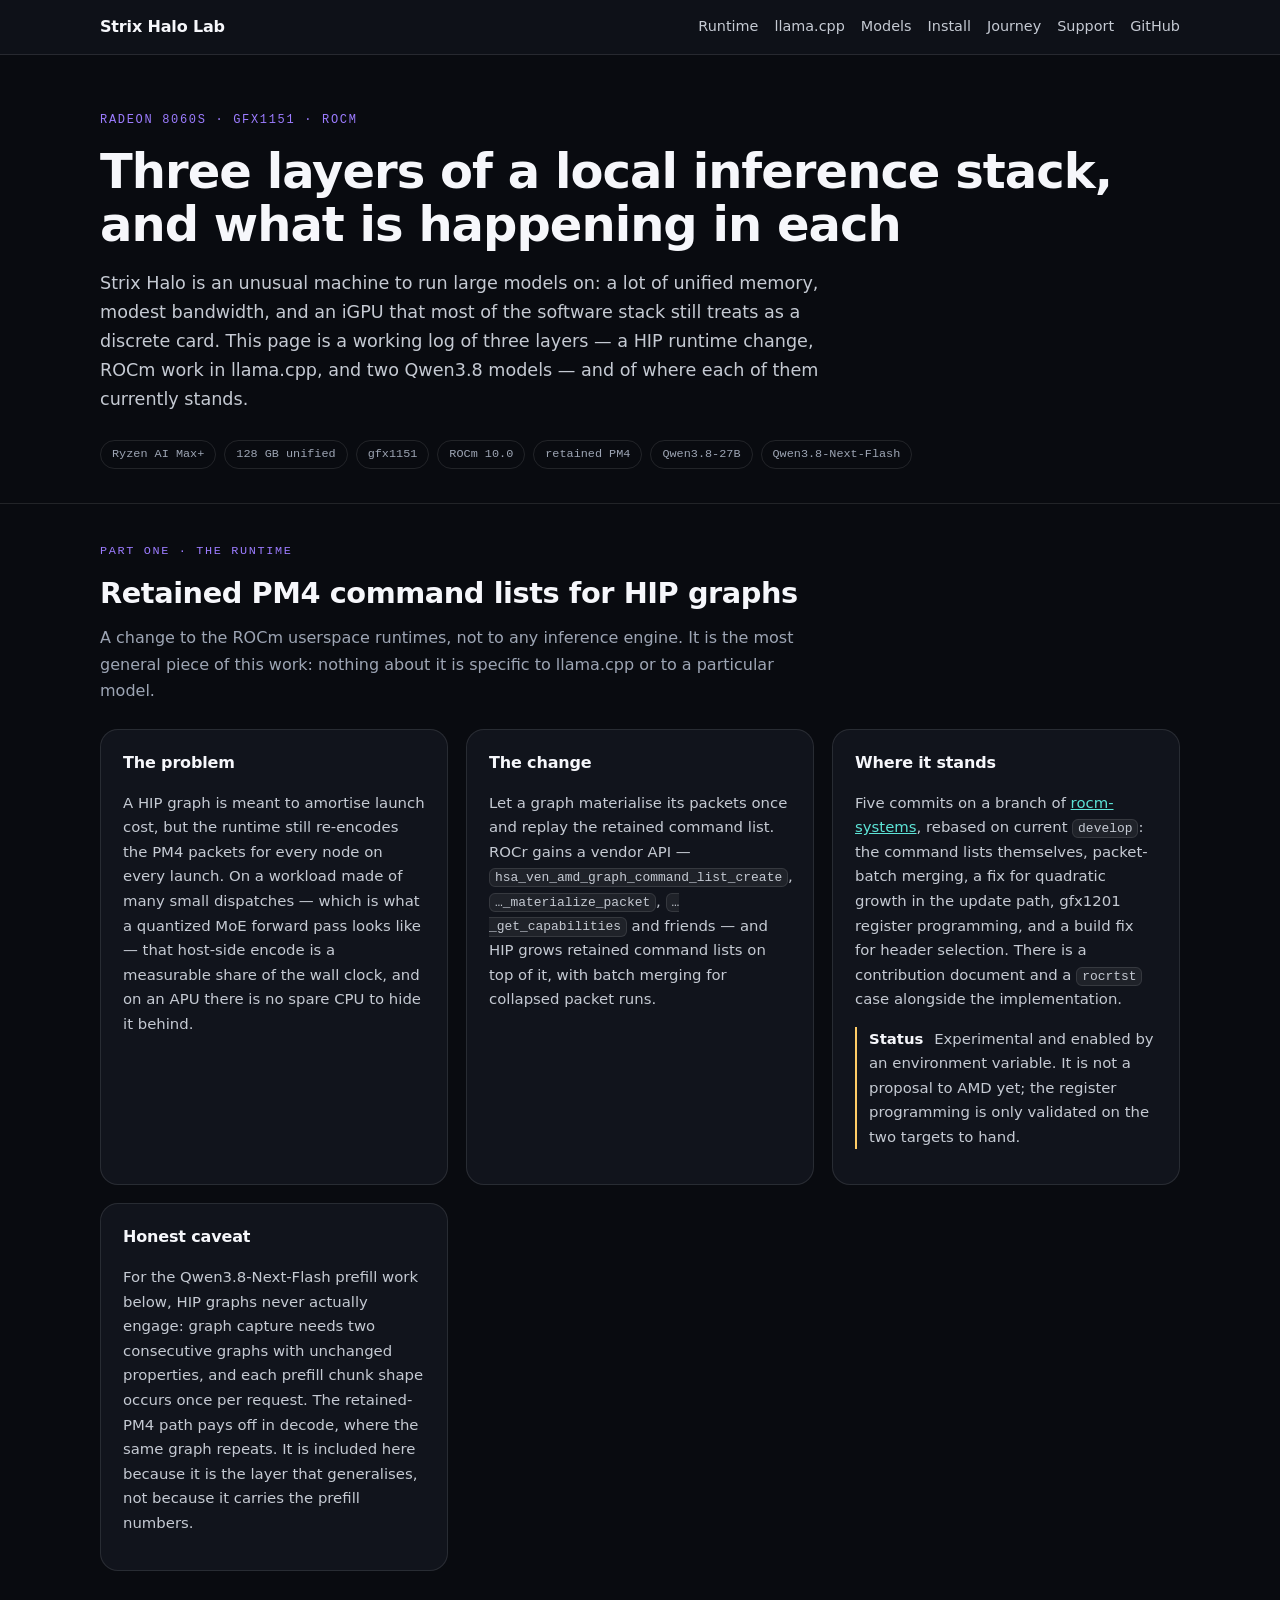
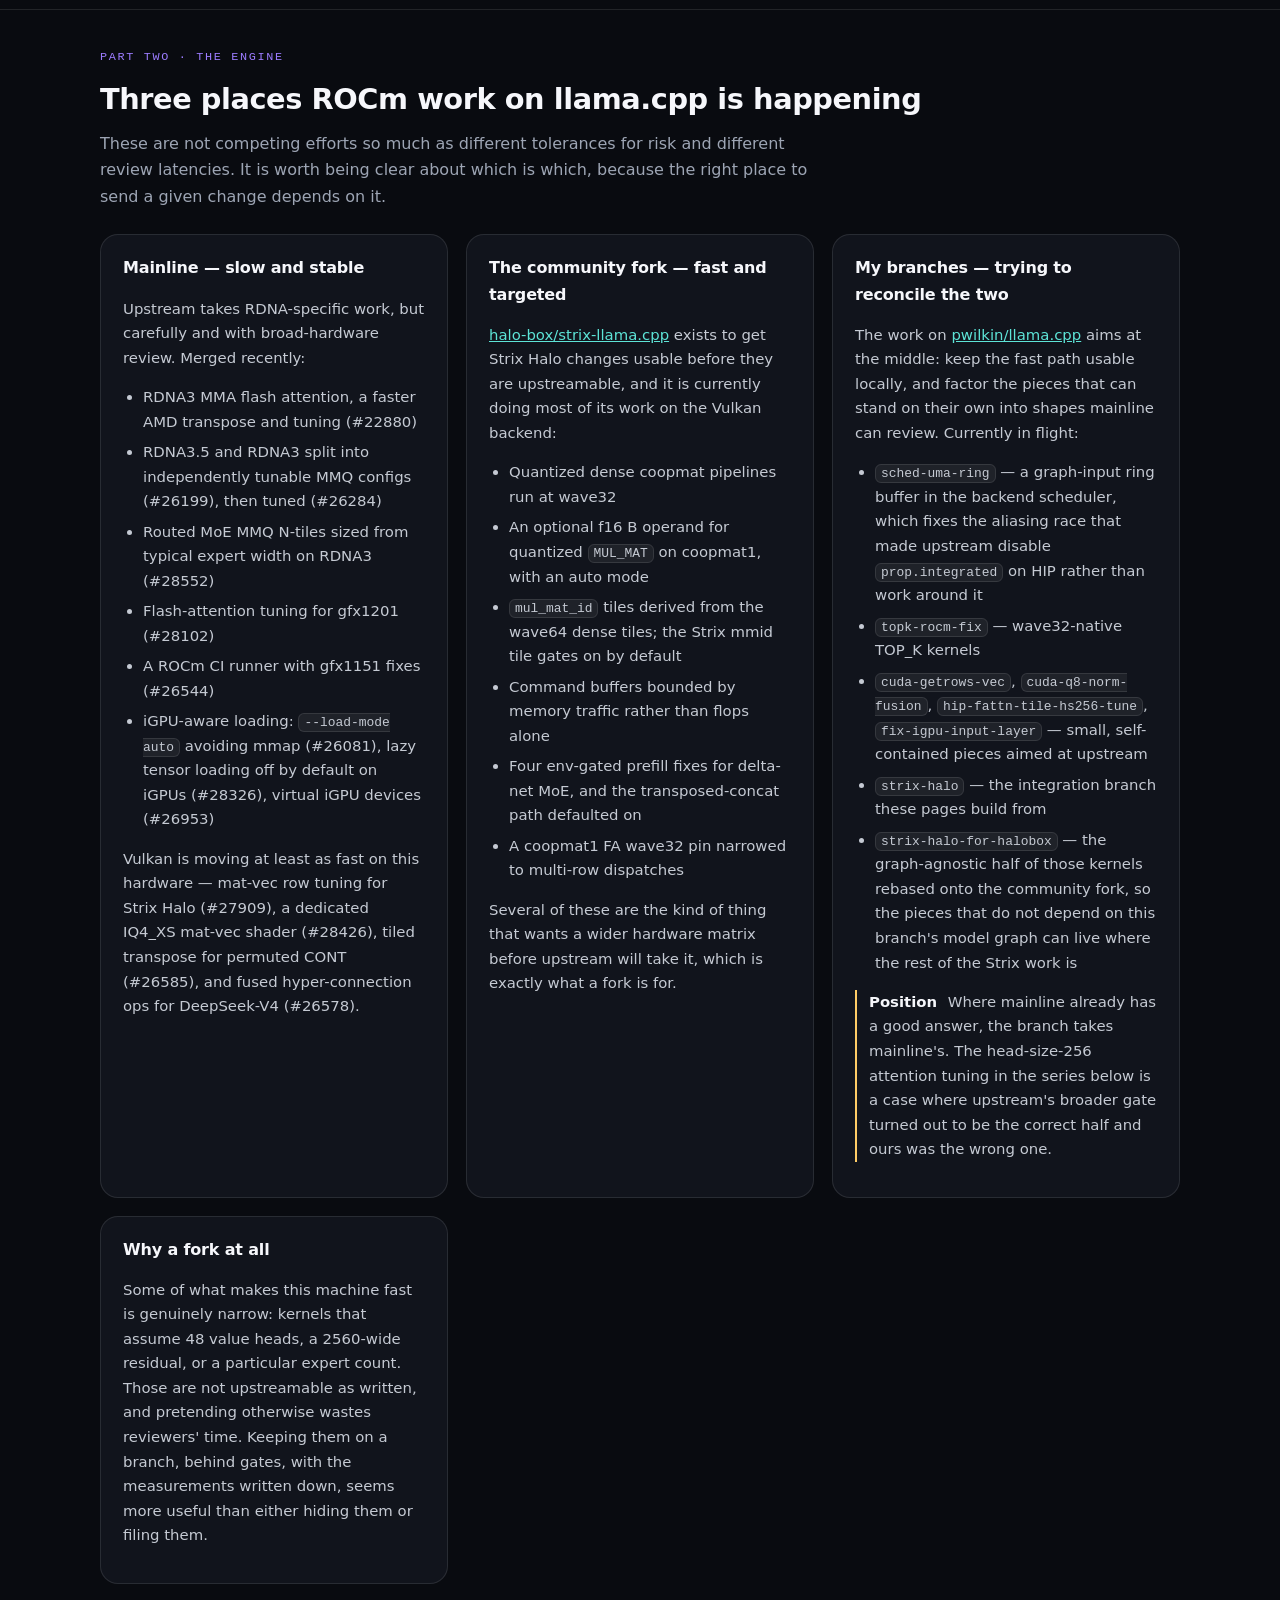
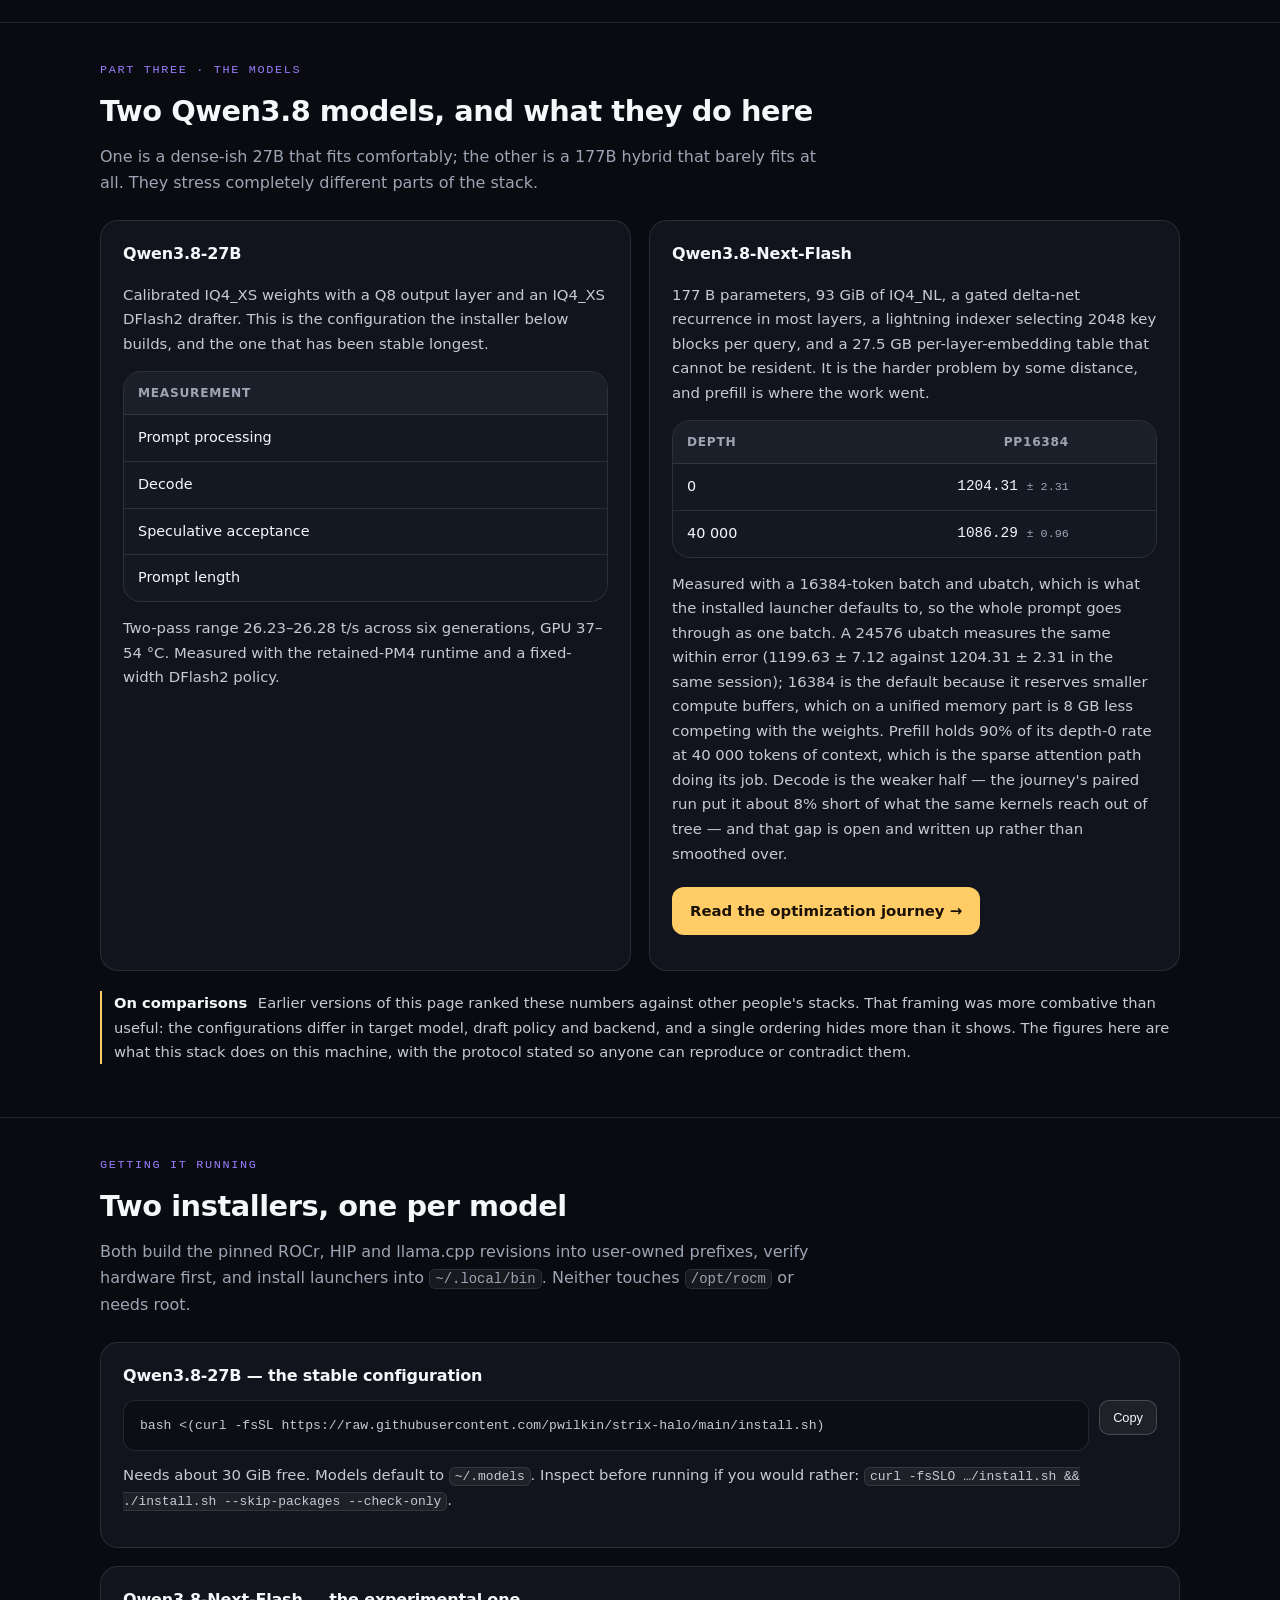
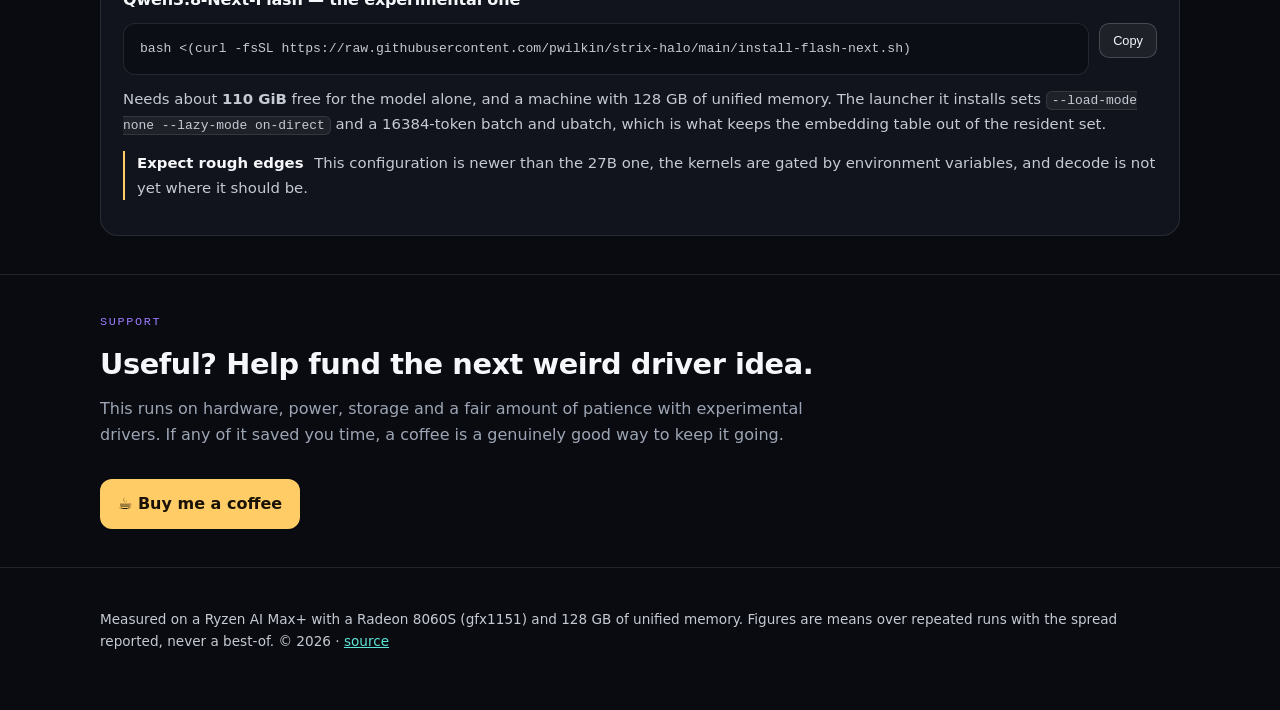
<file: index.html>
<!doctype html>
<html lang="en">
<head>
<meta charset="utf-8">
<meta name="viewport" content="width=device-width, initial-scale=1">
<title>Strix Halo Lab — ROCm, llama.cpp and Qwen on a Radeon 8060S</title>
<meta name="description" content="Work in progress on three layers of the Strix Halo stack: a retained-PM4 HIP runtime, ROCm optimizations for llama.cpp, and two Qwen3.8 models running locally.">
<link rel="icon" href="favicon.svg">
<link rel="stylesheet" href="site.css">
</head>
<body>
<header class="top"><div class="shell">
  <span class="brand">Strix Halo Lab</span>
  <nav>
    <a href="#runtime">Runtime</a>
    <a href="#llamacpp">llama.cpp</a>
    <a href="#models">Models</a>
    <a href="#install">Install</a>
    <a href="journey.html">Journey</a>
    <a href="#support">Support</a>
    <a href="https://github.com/pwilkin/strix-halo">GitHub</a>
  </nav>
</div></header>

<main>
<div class="shell hero">
  <p class="eyebrow">Radeon 8060S · gfx1151 · ROCm</p>
  <h1>Three layers of a local inference stack, and what is happening in each</h1>
  <p class="lede">Strix Halo is an unusual machine to run large models on: a lot of unified memory,
  modest bandwidth, and an iGPU that most of the software stack still treats as a discrete card.
  This page is a working log of three layers — a HIP runtime change, ROCm work in llama.cpp, and two
  Qwen3.8 models — and of where each of them currently stands.</p>
  <ul class="tags">
    <li>Ryzen AI Max+</li><li>128 GB unified</li><li>gfx1151</li><li>ROCm 10.0</li>
    <li>retained PM4</li><li>Qwen3.8-27B</li><li>Qwen3.8-Next-Flash</li>
  </ul>
</div>

<section id="runtime"><div class="shell">
  <p class="part">Part one · the runtime</p>
  <h2>Retained PM4 command lists for HIP graphs</h2>
  <p class="sub">A change to the ROCm userspace runtimes, not to any inference engine. It is the most
  general piece of this work: nothing about it is specific to llama.cpp or to a particular model.</p>

  <div class="two">
    <div class="panel">
      <h3>The problem</h3>
      <p>A HIP graph is meant to amortise launch cost, but the runtime still re-encodes the PM4 packets
      for every node on every launch. On a workload made of many small dispatches — which is what a
      quantized MoE forward pass looks like — that host-side encode is a measurable share of the
      wall clock, and on an APU there is no spare CPU to hide it behind.</p>
    </div>
    <div class="panel">
      <h3>The change</h3>
      <p>Let a graph materialise its packets once and replay the retained command list. ROCr gains a
      vendor API — <code>hsa_ven_amd_graph_command_list_create</code>,
      <code>…_materialize_packet</code>, <code>…_get_capabilities</code> and friends — and HIP grows
      retained command lists on top of it, with batch merging for collapsed packet runs.</p>
    </div>
    <div class="panel">
      <h3>Where it stands</h3>
      <p>Five commits on a branch of <a href="https://github.com/pwilkin/rocm-systems">rocm-systems</a>,
      rebased on current <code>develop</code>: the command lists themselves, packet-batch merging, a
      fix for quadratic growth in the update path, gfx1201 register programming, and a build fix for
      header selection. There is a contribution document and a <code>rocrtst</code> case alongside
      the implementation.</p>
      <p class="note"><span>Status</span> Experimental and enabled by an environment variable.
      It is not a proposal to AMD yet; the register programming is only validated on the two targets
      to hand.</p>
    </div>
    <div class="panel">
      <h3>Honest caveat</h3>
      <p>For the Qwen3.8-Next-Flash prefill work below, HIP graphs never actually engage: graph capture
      needs two consecutive graphs with unchanged properties, and each prefill chunk shape occurs once
      per request. The retained-PM4 path pays off in decode, where the same graph repeats. It is
      included here because it is the layer that generalises, not because it carries the prefill
      numbers.</p>
    </div>
  </div>
</div></section>

<section id="llamacpp"><div class="shell">
  <p class="part">Part two · the engine</p>
  <h2>Three places ROCm work on llama.cpp is happening</h2>
  <p class="sub">These are not competing efforts so much as different tolerances for risk and different
  review latencies. It is worth being clear about which is which, because the right place to send a
  given change depends on it.</p>

  <div class="two">
    <div class="panel">
      <h3>Mainline — slow and stable</h3>
      <p>Upstream takes RDNA-specific work, but carefully and with broad-hardware review. Merged
      recently:</p>
      <ul>
        <li>RDNA3 MMA flash attention, a faster AMD transpose and tuning (#22880)</li>
        <li>RDNA3.5 and RDNA3 split into independently tunable MMQ configs (#26199), then tuned (#26284)</li>
        <li>Routed MoE MMQ N-tiles sized from typical expert width on RDNA3 (#28552)</li>
        <li>Flash-attention tuning for gfx1201 (#28102)</li>
        <li>A ROCm CI runner with gfx1151 fixes (#26544)</li>
        <li>iGPU-aware loading: <code>--load-mode auto</code> avoiding mmap (#26081), lazy tensor
            loading off by default on iGPUs (#28326), virtual iGPU devices (#26953)</li>
      </ul>
      <p>Vulkan is moving at least as fast on this hardware — mat-vec row tuning for Strix Halo
      (#27909), a dedicated IQ4_XS mat-vec shader (#28426), tiled transpose for permuted CONT
      (#26585), and fused hyper-connection ops for DeepSeek-V4 (#26578).</p>
    </div>
    <div class="panel">
      <h3>The community fork — fast and targeted</h3>
      <p><a href="https://github.com/halo-box/strix-llama.cpp">halo-box/strix-llama.cpp</a> exists to
      get Strix Halo changes usable before they are upstreamable, and it is currently doing most of its
      work on the Vulkan backend:</p>
      <ul>
        <li>Quantized dense coopmat pipelines run at wave32</li>
        <li>An optional f16 B operand for quantized <code>MUL_MAT</code> on coopmat1, with an auto mode</li>
        <li><code>mul_mat_id</code> tiles derived from the wave64 dense tiles; the Strix mmid tile gates on by default</li>
        <li>Command buffers bounded by memory traffic rather than flops alone</li>
        <li>Four env-gated prefill fixes for delta-net MoE, and the transposed-concat path defaulted on</li>
        <li>A coopmat1 FA wave32 pin narrowed to multi-row dispatches</li>
      </ul>
      <p>Several of these are the kind of thing that wants a wider hardware matrix before upstream will
      take it, which is exactly what a fork is for.</p>
    </div>
    <div class="panel">
      <h3>My branches — trying to reconcile the two</h3>
      <p>The work on <a href="https://github.com/pwilkin/llama.cpp">pwilkin/llama.cpp</a> aims at the
      middle: keep the fast path usable locally, and factor the pieces that can stand on their own into
      shapes mainline can review. Currently in flight:</p>
      <ul>
        <li><code>sched-uma-ring</code> — a graph-input ring buffer in the backend scheduler, which fixes
            the aliasing race that made upstream disable <code>prop.integrated</code> on HIP rather than
            work around it</li>
        <li><code>topk-rocm-fix</code> — wave32-native TOP_K kernels</li>
        <li><code>cuda-getrows-vec</code>, <code>cuda-q8-norm-fusion</code>,
            <code>hip-fattn-tile-hs256-tune</code>, <code>fix-igpu-input-layer</code> — small,
            self-contained pieces aimed at upstream</li>
        <li><code>strix-halo</code> — the integration branch these pages build from</li>
        <li><code>strix-halo-for-halobox</code> &mdash; the graph-agnostic half of those kernels
            rebased onto the community fork, so the pieces that do not depend on this branch's model
            graph can live where the rest of the Strix work is</li>
      </ul>
      <p class="note"><span>Position</span> Where mainline already has a good answer, the branch takes
      mainline's. The head-size-256 attention tuning in the series below is a case where upstream's
      broader gate turned out to be the correct half and ours was the wrong one.</p>
    </div>
    <div class="panel">
      <h3>Why a fork at all</h3>
      <p>Some of what makes this machine fast is genuinely narrow: kernels that assume 48 value heads,
      a 2560-wide residual, or a particular expert count. Those are not upstreamable as written, and
      pretending otherwise wastes reviewers' time. Keeping them on a branch, behind gates, with the
      measurements written down, seems more useful than either hiding them or filing them.</p>
    </div>
  </div>
</div></section>

<section id="models"><div class="shell">
  <p class="part">Part three · the models</p>
  <h2>Two Qwen3.8 models, and what they do here</h2>
  <p class="sub">One is a dense-ish 27B that fits comfortably; the other is a 177B hybrid that barely
  fits at all. They stress completely different parts of the stack.</p>

  <div class="two">
    <div class="panel">
      <h3>Qwen3.8-27B</h3>
      <p>Calibrated IQ4_XS weights with a Q8 output layer and an IQ4_XS DFlash2 drafter. This is the
      configuration the installer below builds, and the one that has been stable longest.</p>
      <div class="scroll"><table>
        <thead><tr><th>Measurement</th><th style="text-align:right">Value</th></tr></thead>
        <tbody>
          <tr><td>Prompt processing</td><td class="num">256.84 t/s</td></tr>
          <tr><td>Decode</td><td class="num">26.26 t/s</td></tr>
          <tr><td>Speculative acceptance</td><td class="num">60.7%</td></tr>
          <tr><td>Prompt length</td><td class="num">31 497 tokens</td></tr>
        </tbody>
      </table></div>
      <p style="margin-top:14px">Two-pass range 26.23&ndash;26.28 t/s across six generations, GPU
      37&ndash;54&nbsp;°C. Measured with the retained-PM4 runtime and a fixed-width DFlash2 policy.</p>
    </div>
    <div class="panel">
      <h3>Qwen3.8-Next-Flash</h3>
      <p>177 B parameters, 93 GiB of IQ4_NL, a gated delta-net recurrence in most layers, a lightning
      indexer selecting 2048 key blocks per query, and a 27.5 GB per-layer-embedding table that cannot
      be resident. It is the harder problem by some distance, and prefill is where the work went.</p>
      <div class="scroll"><table>
        <thead><tr><th>Depth</th><th style="text-align:right">pp16384</th><th style="text-align:right">tg128</th></tr></thead>
        <tbody>
          <tr><td>0</td><td class="num">1204.31 <span class="pm">± 2.31</span></td><td class="num">26.28 <span class="pm">± 0.29</span></td></tr>
          <tr><td>40 000</td><td class="num">1086.29 <span class="pm">± 0.96</span></td><td class="num">16.63 <span class="pm">± 0.14</span></td></tr>
        </tbody>
      </table></div>
      <p style="margin-top:14px">Measured with a 16384-token batch and ubatch, which is what the
      installed launcher defaults to, so the whole prompt goes through as one batch. A 24576 ubatch
      measures the same within error (1199.63 &plusmn; 7.12 against 1204.31 &plusmn; 2.31 in the same
      session); 16384 is the default because it reserves smaller compute buffers, which on a unified
      memory part is 8 GB less competing with the weights. Prefill holds 90% of its depth-0 rate at
      40 000 tokens of context, which is the sparse attention path doing its job. Decode is the
      weaker half &mdash; the journey's paired run put it about 8% short of what the same kernels
      reach out of tree &mdash; and that gap is open and written up rather than smoothed over.</p>
      <p><a class="cta" href="journey.html">Read the optimization journey →</a></p>
    </div>
  </div>
  <p class="note" style="margin-top:20px"><span>On comparisons</span> Earlier versions of this page
  ranked these numbers against other people's stacks. That framing was more combative than useful:
  the configurations differ in target model, draft policy and backend, and a single ordering hides
  more than it shows. The figures here are what this stack does on this machine, with the protocol
  stated so anyone can reproduce or contradict them.</p>
</div></section>

<section id="install"><div class="shell">
  <p class="part">Getting it running</p>
  <h2>Two installers, one per model</h2>
  <p class="sub">Both build the pinned ROCr, HIP and llama.cpp revisions into user-owned prefixes,
  verify hardware first, and install launchers into <code>~/.local/bin</code>. Neither touches
  <code>/opt/rocm</code> or needs root.</p>

  <div class="panel" style="margin-bottom:18px">
    <h3>Qwen3.8-27B — the stable configuration</h3>
    <div class="cmd">
      <pre id="cmd-27b">bash &lt;(curl -fsSL https://raw.githubusercontent.com/pwilkin/strix-halo/main/install.sh)</pre>
      <button class="copy" data-copy-target="cmd-27b">Copy</button>
    </div>
    <p style="margin-top:12px">Needs about 30 GiB free. Models default to <code>~/.models</code>.
    Inspect before running if you would rather:
    <code>curl -fsSLO …/install.sh &amp;&amp; ./install.sh --skip-packages --check-only</code>.</p>
  </div>

  <div class="panel">
    <h3>Qwen3.8-Next-Flash — the experimental one</h3>
    <div class="cmd">
      <pre id="cmd-flash">bash &lt;(curl -fsSL https://raw.githubusercontent.com/pwilkin/strix-halo/main/install-flash-next.sh)</pre>
      <button class="copy" data-copy-target="cmd-flash">Copy</button>
    </div>
    <p style="margin-top:12px">Needs about <strong>110 GiB</strong> free for the model alone, and a
    machine with 128 GB of unified memory. The launcher it installs sets
    <code>--load-mode none --lazy-mode on-direct</code> and a 16384-token batch and ubatch, which is
    what keeps the embedding table out of the resident set.</p>
    <p class="note"><span>Expect rough edges</span> This configuration is newer than the 27B one, the
    kernels are gated by environment variables, and decode is not yet where it should be.</p>
  </div>
</div></section>

<section id="support"><div class="shell">
  <p class="part">Support</p>
  <h2>Useful? Help fund the next weird driver idea.</h2>
  <p class="sub">This runs on hardware, power, storage and a fair amount of patience with experimental
  drivers. If any of it saved you time, a coffee is a genuinely good way to keep it going.</p>
  <a class="cta" href="https://buymeacoffee.com/ilintar">☕ Buy me a coffee</a>
</div></section>
</main>

<footer><div class="shell">
  <p>Measured on a Ryzen AI Max+ with a Radeon 8060S (gfx1151) and 128 GB of unified memory.
  Figures are means over repeated runs with the spread reported, never a best-of.
  &copy; <span id="year">2026</span> · <a href="https://github.com/pwilkin/strix-halo">source</a></p>
</div></footer>

<div class="toast" role="status" aria-live="polite"></div>
<script>
const toast = document.querySelector(".toast");
let toastTimer;
function showToast(message){
  toast.textContent = message;
  toast.classList.add("visible");
  clearTimeout(toastTimer);
  toastTimer = setTimeout(() => toast.classList.remove("visible"), 1800);
}
document.querySelectorAll("[data-copy-target]").forEach((button) => {
  button.addEventListener("click", async () => {
    const target = document.getElementById(button.dataset.copyTarget);
    try {
      await navigator.clipboard.writeText(target.textContent.trim());
      showToast("Copied to clipboard");
    } catch {
      showToast("Select and copy the command manually");
    }
  });
});
document.getElementById("year").textContent = new Date().getFullYear();
</script>
</body>
</html>
</file>
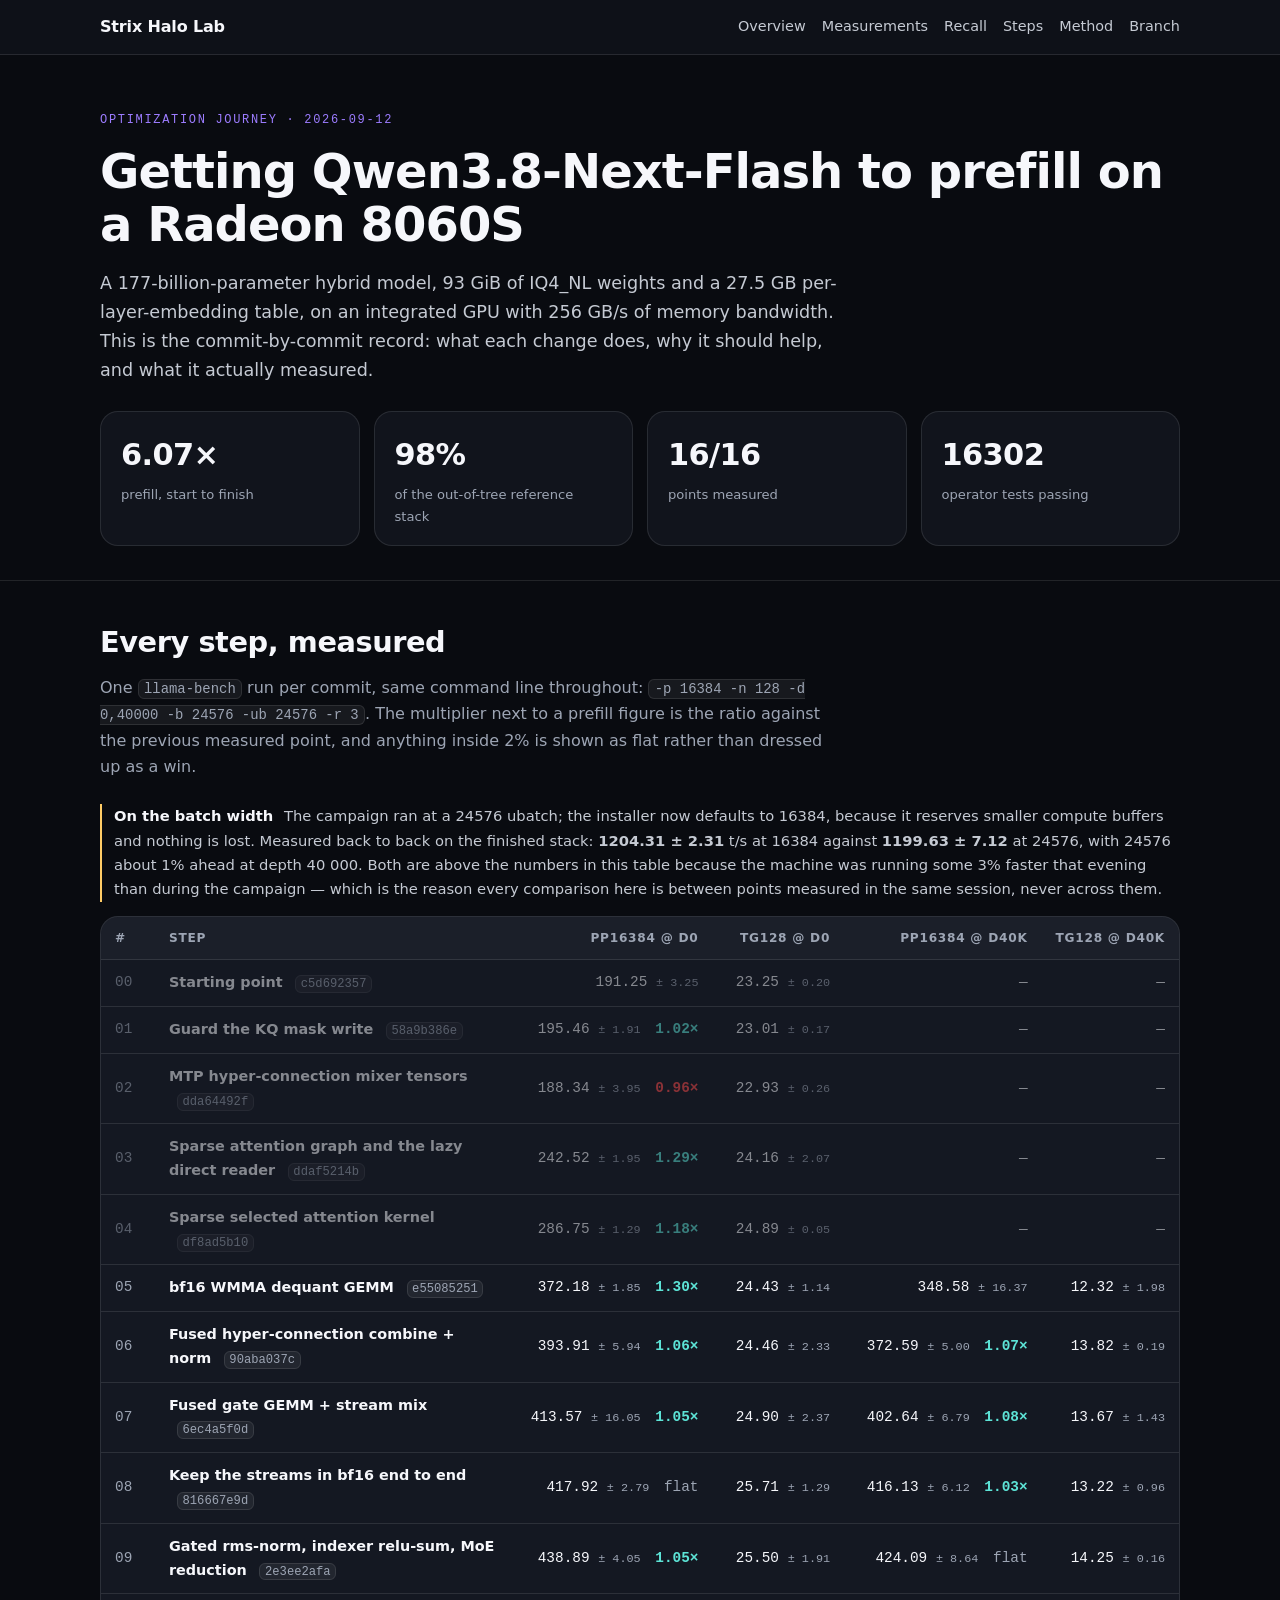
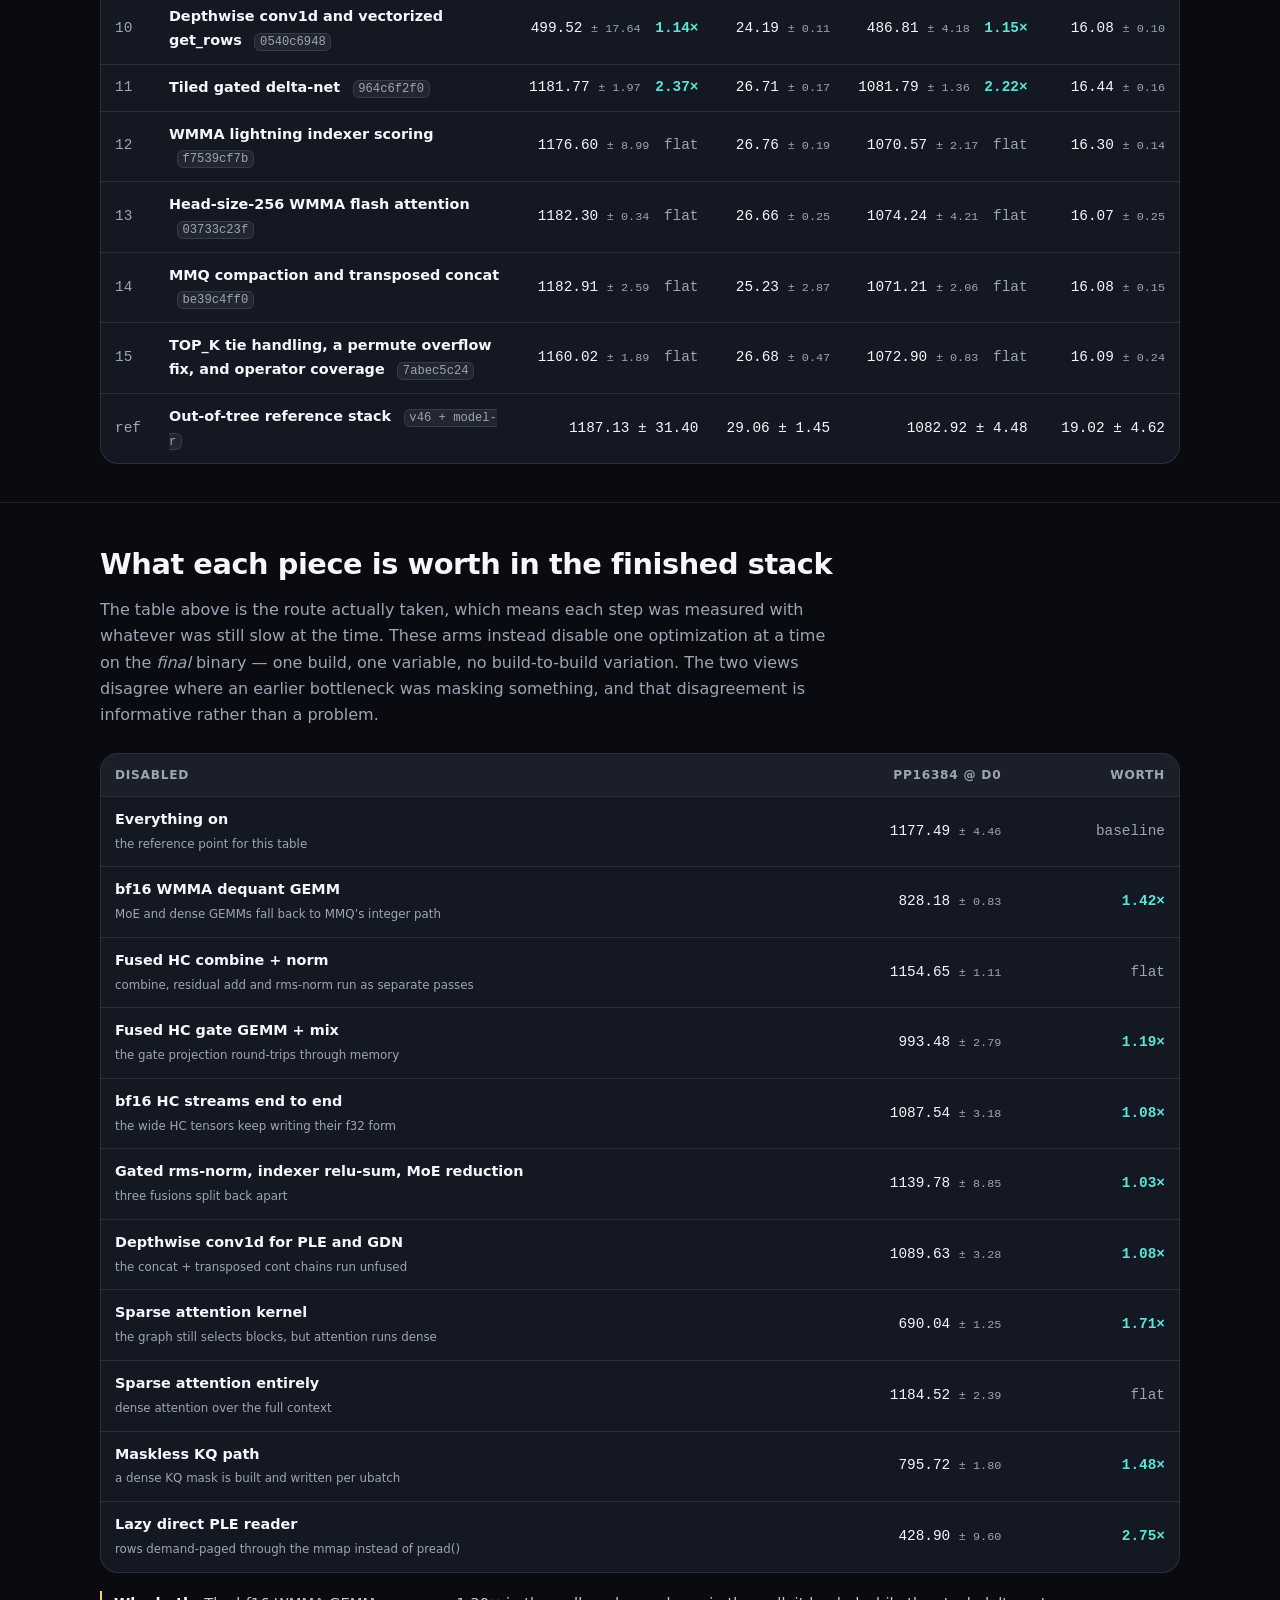
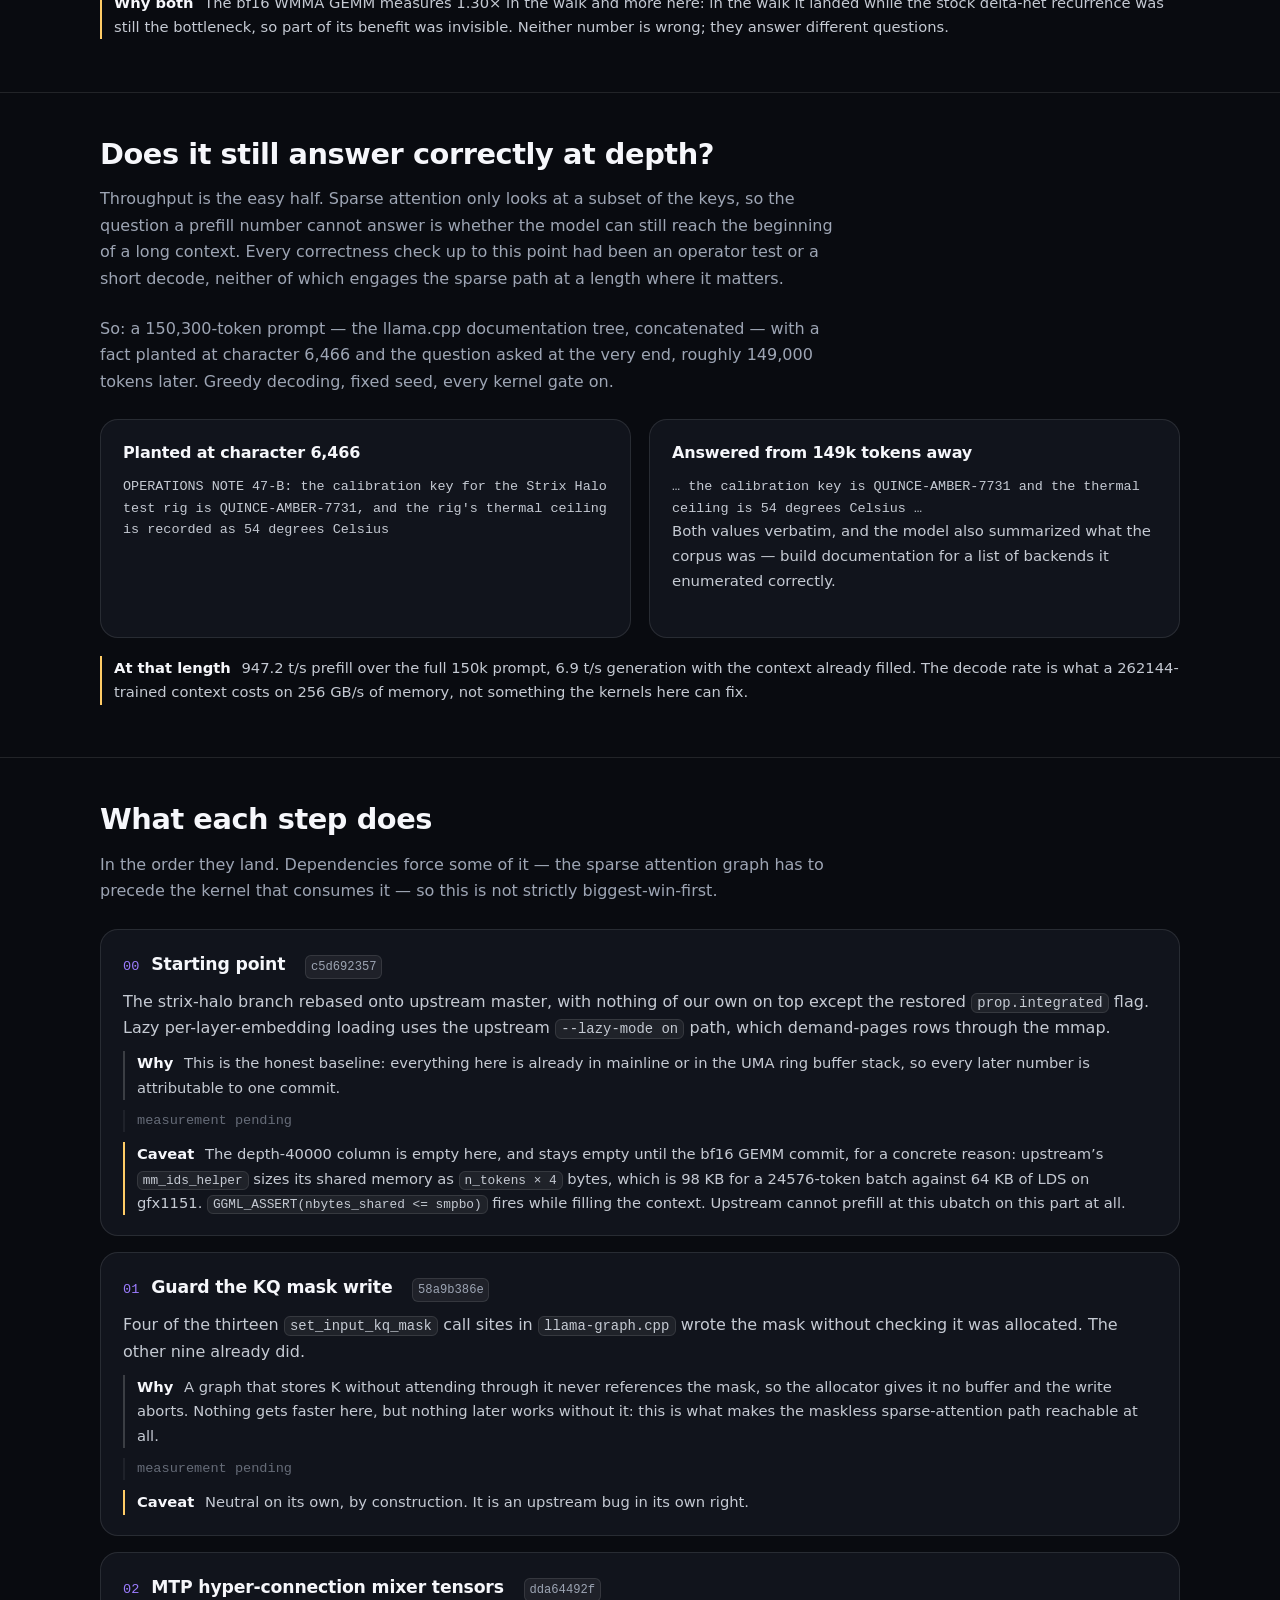
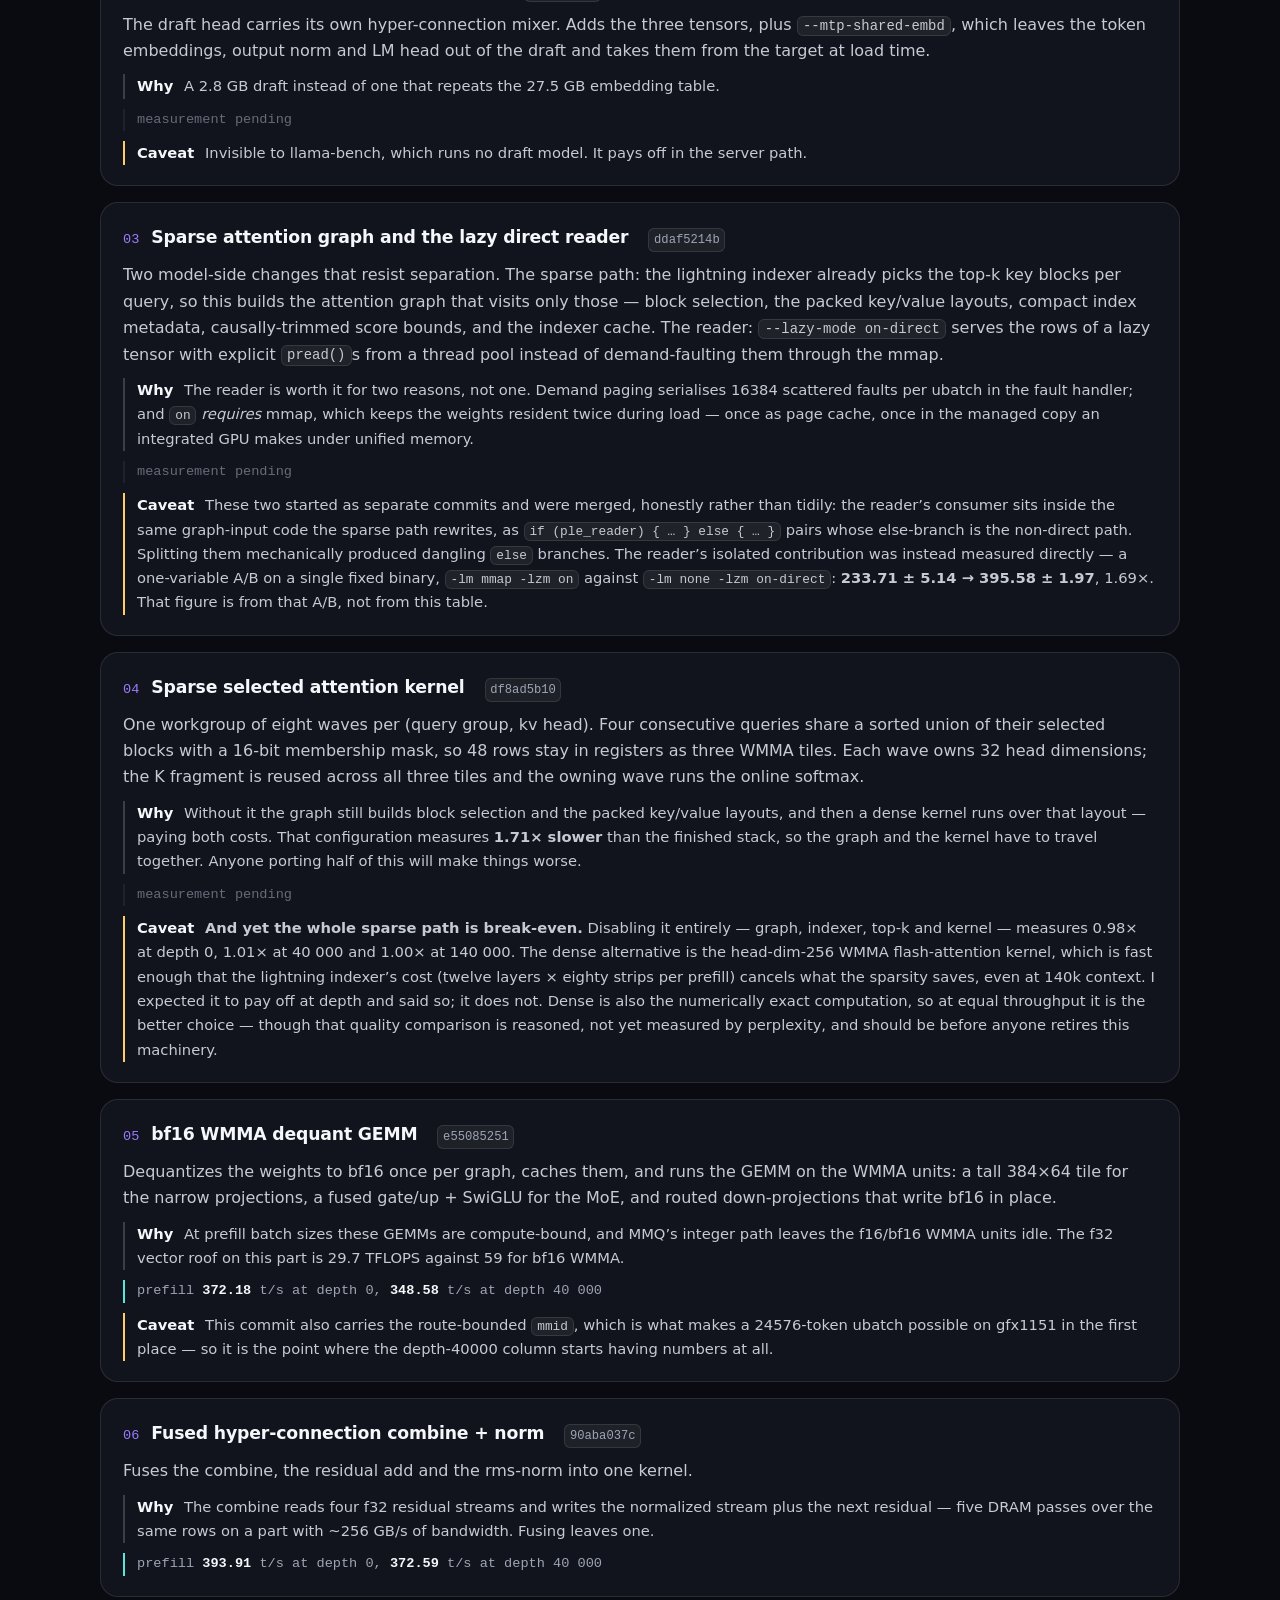
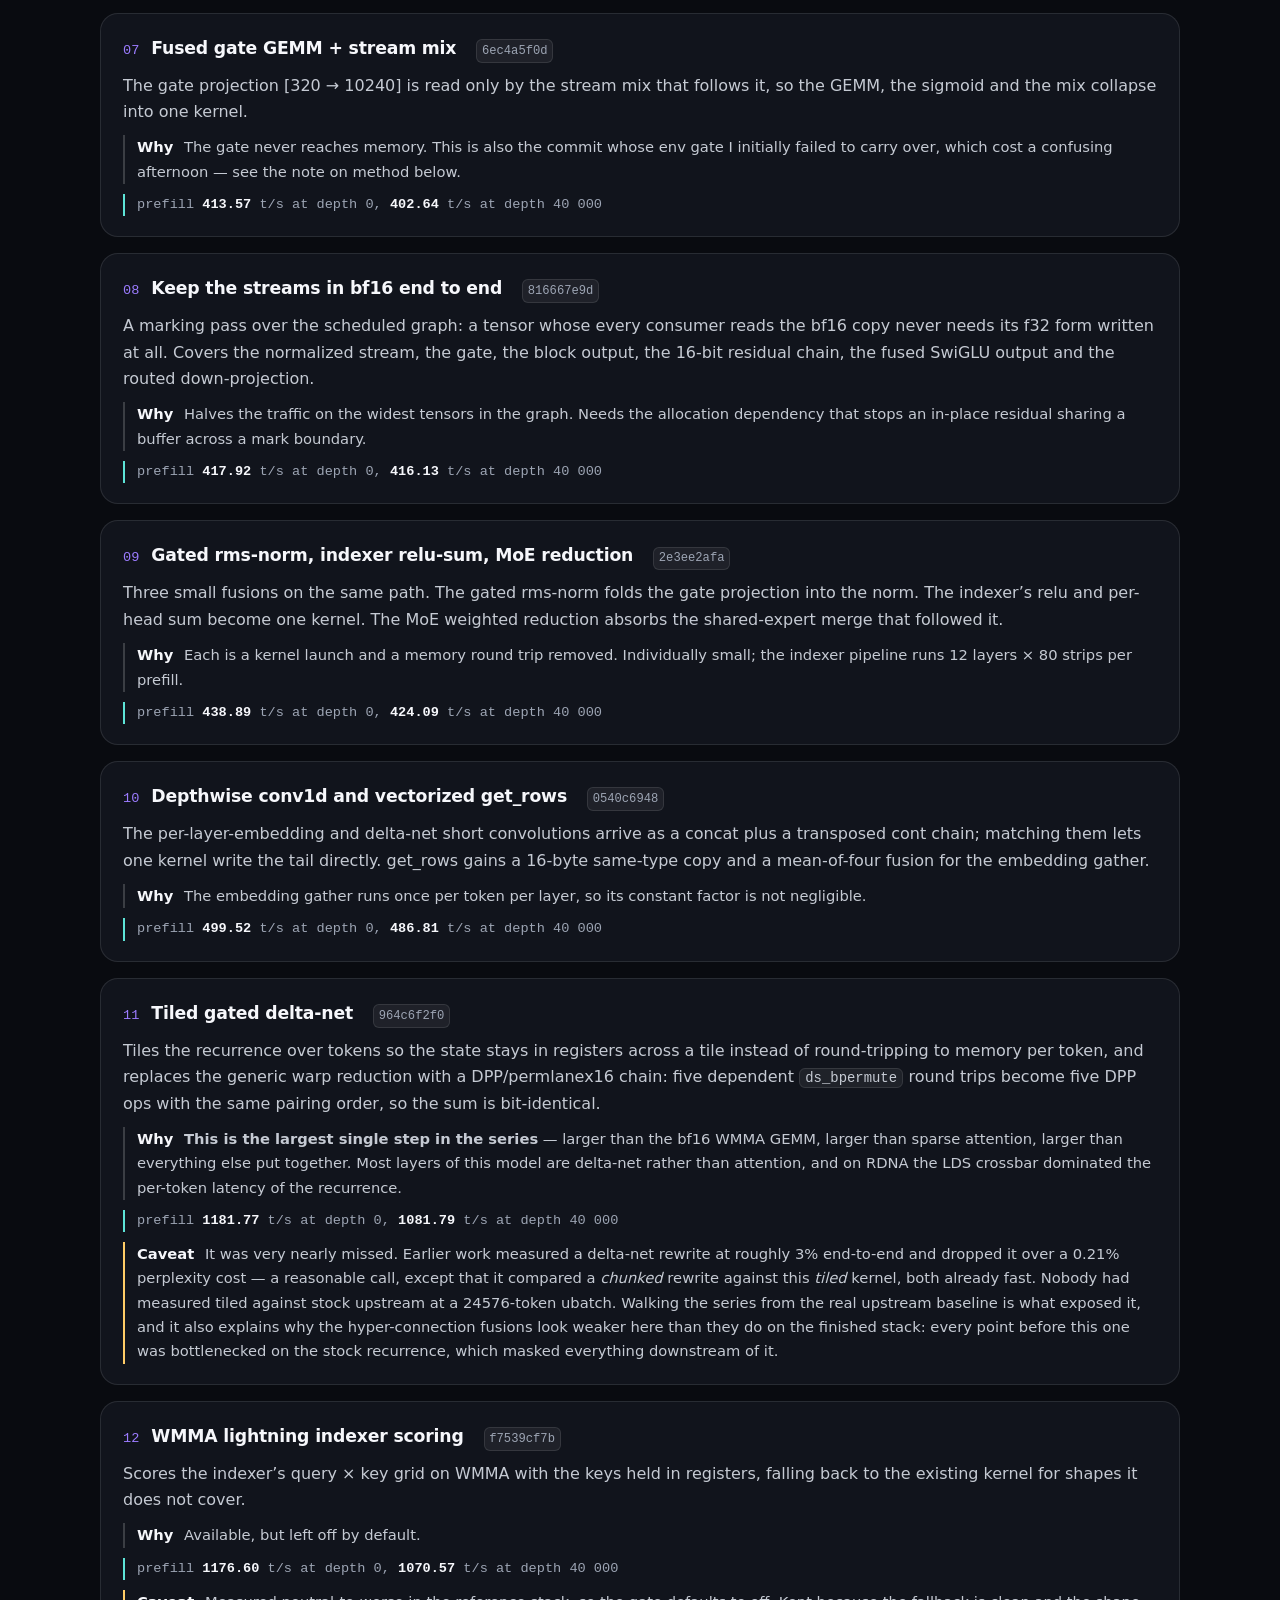
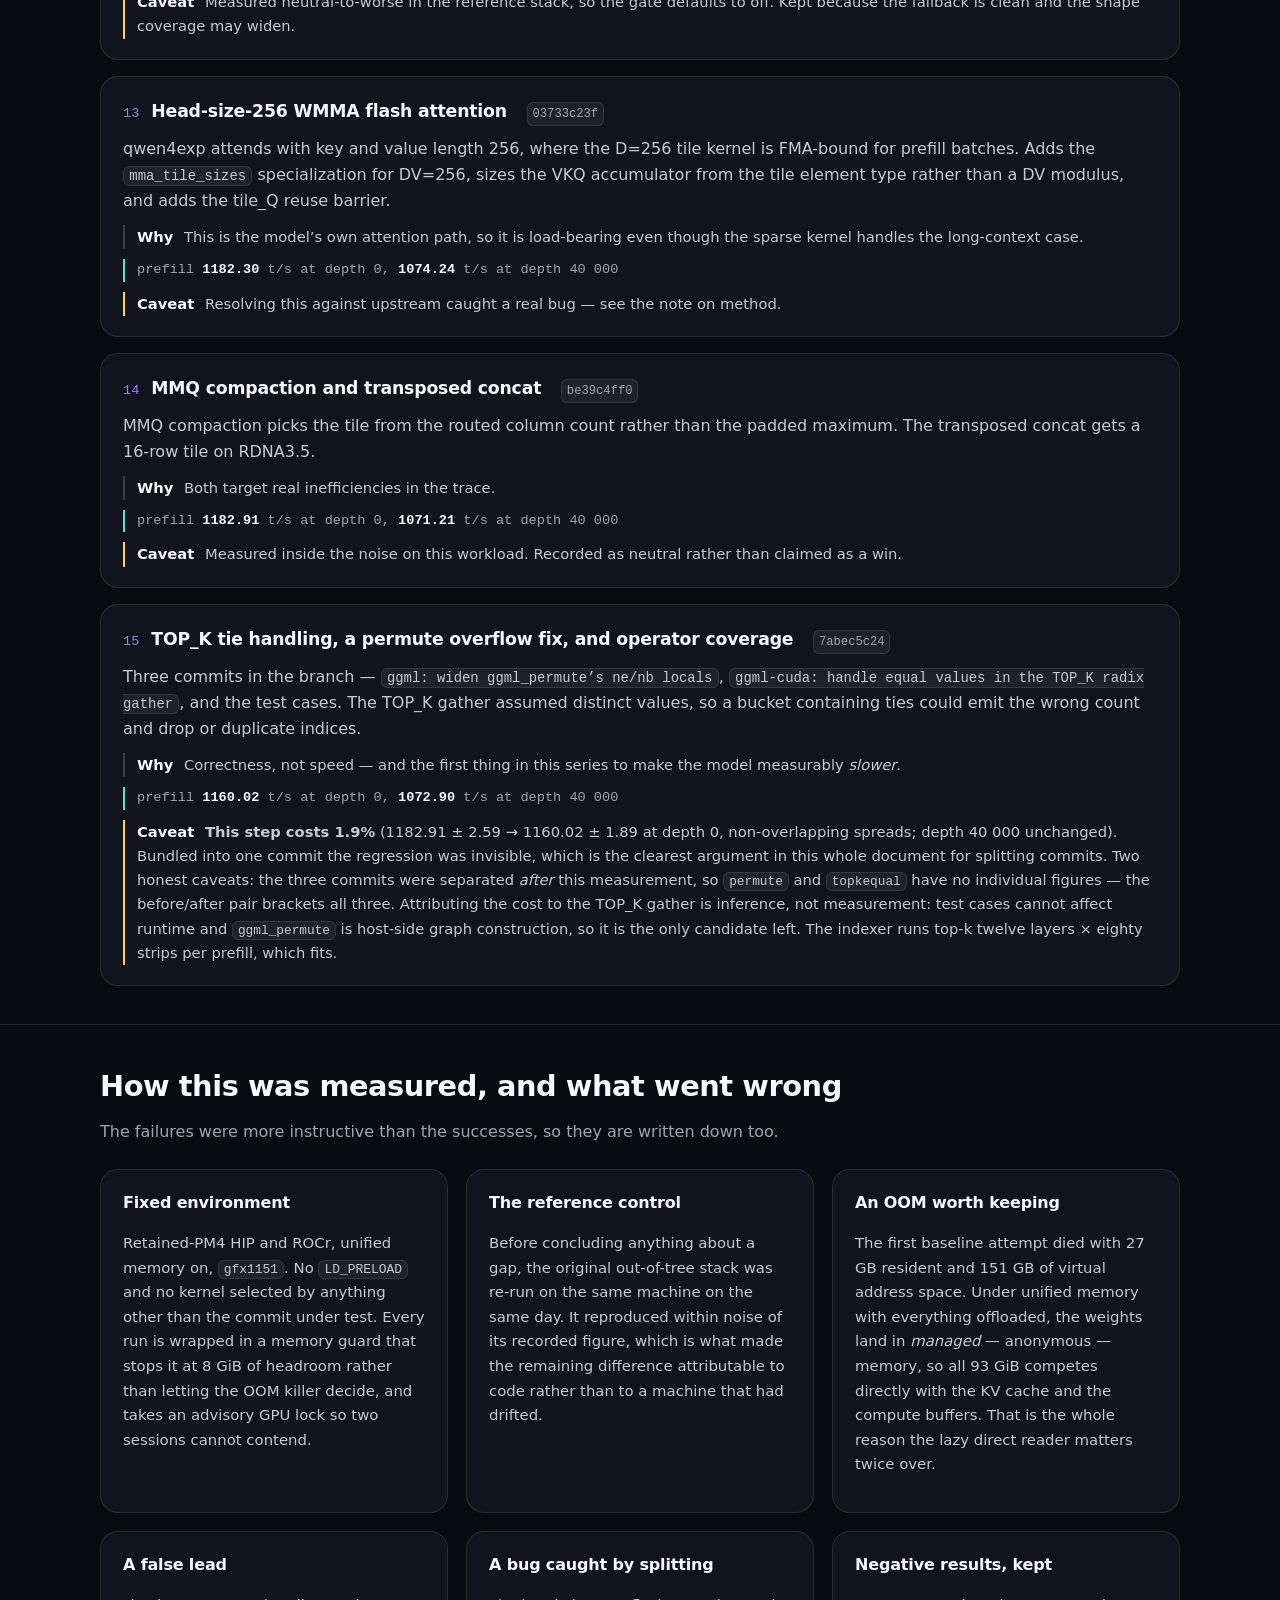
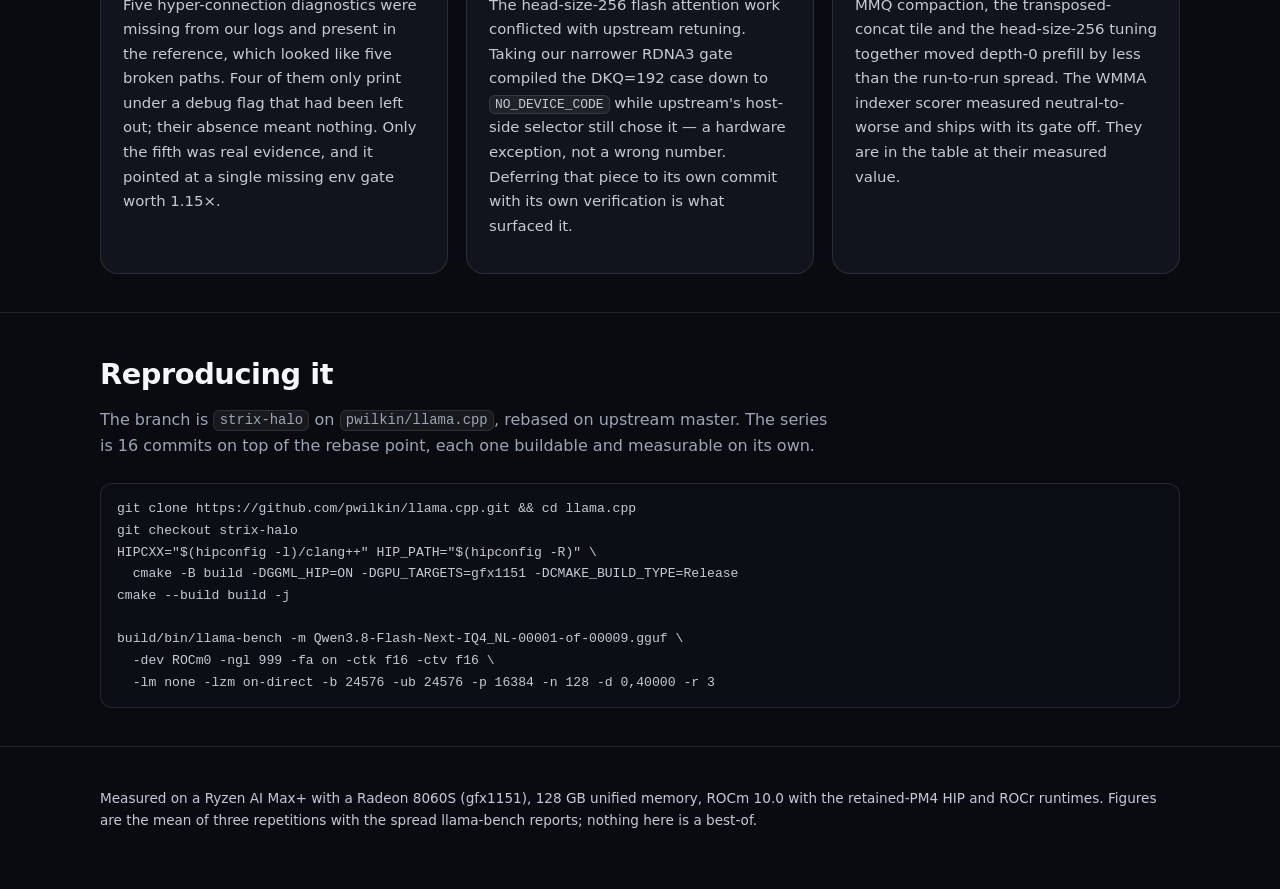
<file: journey.html>
<!doctype html>
<html lang="en">
<head>
<meta charset="utf-8">
<meta name="viewport" content="width=device-width, initial-scale=1">
<title>Optimization journey — Qwen3.8-Next-Flash on Strix Halo</title>
<meta name="description" content="Commit-by-commit record of the ROCm prefill work for Qwen3.8-Next-Flash on a Radeon 8060S, with the measurement for every step.">
<link rel="icon" href="favicon.svg">
<link rel="stylesheet" href="site.css">
<style>
/* journey-only: the step table and the per-step cards */
td.n{font-family:var(--mono);color:var(--muted);white-space:nowrap}
.sha{margin-left:8px;color:var(--muted);font-size:.76rem}
.up{color:var(--cyan);font-weight:600;margin-left:6px}
.down{color:var(--red);font-weight:600;margin-left:6px}
.flat{color:var(--muted);margin-left:6px}
tr.pending td{opacity:.5}
table{min-width:760px}
td.step{min-width:240px}
.steps{display:grid;gap:16px}
article{background:var(--panel);border:1px solid var(--line);border-radius:var(--radius);padding:20px 22px}
article header{display:flex;gap:12px;align-items:baseline;margin-bottom:10px;flex-wrap:wrap}
article header .n{font-family:var(--mono);color:var(--violet);font-size:.85rem}
article h3{margin:0;font-size:1.08rem}
article p{margin:0 0 10px}
article p:last-child{margin-bottom:0}
.why,.meas{font-size:.92rem;padding-left:12px;border-left:2px solid var(--line-strong)}
.why span{font-weight:600;color:var(--text);margin-right:6px}
.meas{border-left-color:var(--cyan);font-family:var(--mono);font-size:.85rem;color:var(--muted)}
.meas.pending{border-left-color:var(--line);opacity:.6}
.meas strong{color:var(--text)}
</style>
</head>
<body>
<header class="top"><div class="shell">
  <span class="brand">Strix Halo Lab</span>
  <nav>
    <a href="index.html">Overview</a>
    <a href="#table">Measurements</a>
    <a href="#recall">Recall</a>
    <a href="#steps">Steps</a>
    <a href="#method">Method</a>
    <a href="https://github.com/pwilkin/llama.cpp/tree/strix-halo">Branch</a>
  </nav>
</div></header>

<main>
<div class="shell hero">
  <p class="eyebrow">Optimization journey · 2026-09-12</p>
  <h1>Getting Qwen3.8-Next-Flash to prefill on a Radeon 8060S</h1>
  <p class="lede">A 177-billion-parameter hybrid model, 93 GiB of IQ4_NL weights and a 27.5 GB
  per-layer-embedding table, on an integrated GPU with 256 GB/s of memory bandwidth. This is the
  commit-by-commit record: what each change does, why it should help, and what it actually measured.</p>
  <div class="cards">
    <div class="card"><div class="k">6.07×</div><div class="l">prefill, start to finish</div></div>
    <div class="card"><div class="k">98%</div><div class="l">of the out-of-tree reference stack</div></div>
    <div class="card"><div class="k">16/16</div><div class="l">points measured</div></div>
    <div class="card"><div class="k">16302</div><div class="l">operator tests passing</div></div>
  </div>
</div>

<section id="table"><div class="shell">
  <h2>Every step, measured</h2>
  <p class="sub">One <code>llama-bench</code> run per commit, same command line throughout:
  <code>-p 16384 -n 128 -d 0,40000 -b 24576 -ub 24576 -r 3</code>. The multiplier next to a prefill
  figure is the ratio against the previous measured point, and anything inside 2% is shown as flat
  rather than dressed up as a win.</p>
  <p class="note"><span>On the batch width</span> The campaign ran at a 24576 ubatch; the installer
  now defaults to 16384, because it reserves smaller compute buffers and nothing is lost. Measured
  back to back on the finished stack: <strong>1204.31 &plusmn; 2.31</strong> t/s at 16384 against
  <strong>1199.63 &plusmn; 7.12</strong> at 24576, with 24576 about 1% ahead at depth 40&nbsp;000.
  Both are above the numbers in this table because the machine was running some 3% faster that
  evening than during the campaign &mdash; which is the reason every comparison here is between
  points measured in the same session, never across them.</p>
  <div class="scroll"><table>
    <thead><tr>
      <th>#</th><th>Step</th>
      <th style="text-align:right">pp16384 @ d0</th><th style="text-align:right">tg128 @ d0</th>
      <th style="text-align:right">pp16384 @ d40k</th><th style="text-align:right">tg128 @ d40k</th>
    </tr></thead>
    <tbody>
<tr class="pending">
  <td class="n">00</td>
  <td class="step"><strong>Starting point</strong>
      <code class="sha">c5d692357</code></td>
  <td class="num">191.25 <span class="pm">± 3.25</span> </td>
  <td class="num">23.25 <span class="pm">± 0.20</span></td>
  <td class="num">&mdash; </td>
  <td class="num">&mdash;</td>
</tr>
<tr class="pending">
  <td class="n">01</td>
  <td class="step"><strong>Guard the KQ mask write</strong>
      <code class="sha">58a9b386e</code></td>
  <td class="num">195.46 <span class="pm">± 1.91</span> <span class="up">1.02×</span></td>
  <td class="num">23.01 <span class="pm">± 0.17</span></td>
  <td class="num">&mdash; </td>
  <td class="num">&mdash;</td>
</tr>
<tr class="pending">
  <td class="n">02</td>
  <td class="step"><strong>MTP hyper-connection mixer tensors</strong>
      <code class="sha">dda64492f</code></td>
  <td class="num">188.34 <span class="pm">± 3.95</span> <span class="down">0.96×</span></td>
  <td class="num">22.93 <span class="pm">± 0.26</span></td>
  <td class="num">&mdash; </td>
  <td class="num">&mdash;</td>
</tr>
<tr class="pending">
  <td class="n">03</td>
  <td class="step"><strong>Sparse attention graph and the lazy direct reader</strong>
      <code class="sha">ddaf5214b</code></td>
  <td class="num">242.52 <span class="pm">± 1.95</span> <span class="up">1.29×</span></td>
  <td class="num">24.16 <span class="pm">± 2.07</span></td>
  <td class="num">&mdash; </td>
  <td class="num">&mdash;</td>
</tr>
<tr class="pending">
  <td class="n">04</td>
  <td class="step"><strong>Sparse selected attention kernel</strong>
      <code class="sha">df8ad5b10</code></td>
  <td class="num">286.75 <span class="pm">± 1.29</span> <span class="up">1.18×</span></td>
  <td class="num">24.89 <span class="pm">± 0.05</span></td>
  <td class="num">&mdash; </td>
  <td class="num">&mdash;</td>
</tr>
<tr>
  <td class="n">05</td>
  <td class="step"><strong>bf16 WMMA dequant GEMM</strong>
      <code class="sha">e55085251</code></td>
  <td class="num">372.18 <span class="pm">± 1.85</span> <span class="up">1.30×</span></td>
  <td class="num">24.43 <span class="pm">± 1.14</span></td>
  <td class="num">348.58 <span class="pm">± 16.37</span> </td>
  <td class="num">12.32 <span class="pm">± 1.98</span></td>
</tr>
<tr>
  <td class="n">06</td>
  <td class="step"><strong>Fused hyper-connection combine + norm</strong>
      <code class="sha">90aba037c</code></td>
  <td class="num">393.91 <span class="pm">± 5.94</span> <span class="up">1.06×</span></td>
  <td class="num">24.46 <span class="pm">± 2.33</span></td>
  <td class="num">372.59 <span class="pm">± 5.00</span> <span class="up">1.07×</span></td>
  <td class="num">13.82 <span class="pm">± 0.19</span></td>
</tr>
<tr>
  <td class="n">07</td>
  <td class="step"><strong>Fused gate GEMM + stream mix</strong>
      <code class="sha">6ec4a5f0d</code></td>
  <td class="num">413.57 <span class="pm">± 16.05</span> <span class="up">1.05×</span></td>
  <td class="num">24.90 <span class="pm">± 2.37</span></td>
  <td class="num">402.64 <span class="pm">± 6.79</span> <span class="up">1.08×</span></td>
  <td class="num">13.67 <span class="pm">± 1.43</span></td>
</tr>
<tr>
  <td class="n">08</td>
  <td class="step"><strong>Keep the streams in bf16 end to end</strong>
      <code class="sha">816667e9d</code></td>
  <td class="num">417.92 <span class="pm">± 2.79</span> <span class="flat">flat</span></td>
  <td class="num">25.71 <span class="pm">± 1.29</span></td>
  <td class="num">416.13 <span class="pm">± 6.12</span> <span class="up">1.03×</span></td>
  <td class="num">13.22 <span class="pm">± 0.96</span></td>
</tr>
<tr>
  <td class="n">09</td>
  <td class="step"><strong>Gated rms-norm, indexer relu-sum, MoE reduction</strong>
      <code class="sha">2e3ee2afa</code></td>
  <td class="num">438.89 <span class="pm">± 4.05</span> <span class="up">1.05×</span></td>
  <td class="num">25.50 <span class="pm">± 1.91</span></td>
  <td class="num">424.09 <span class="pm">± 8.64</span> <span class="flat">flat</span></td>
  <td class="num">14.25 <span class="pm">± 0.16</span></td>
</tr>
<tr>
  <td class="n">10</td>
  <td class="step"><strong>Depthwise conv1d and vectorized get_rows</strong>
      <code class="sha">0540c6948</code></td>
  <td class="num">499.52 <span class="pm">± 17.64</span> <span class="up">1.14×</span></td>
  <td class="num">24.19 <span class="pm">± 0.11</span></td>
  <td class="num">486.81 <span class="pm">± 4.18</span> <span class="up">1.15×</span></td>
  <td class="num">16.08 <span class="pm">± 0.10</span></td>
</tr>
<tr>
  <td class="n">11</td>
  <td class="step"><strong>Tiled gated delta-net</strong>
      <code class="sha">964c6f2f0</code></td>
  <td class="num">1181.77 <span class="pm">± 1.97</span> <span class="up">2.37×</span></td>
  <td class="num">26.71 <span class="pm">± 0.17</span></td>
  <td class="num">1081.79 <span class="pm">± 1.36</span> <span class="up">2.22×</span></td>
  <td class="num">16.44 <span class="pm">± 0.16</span></td>
</tr>
<tr>
  <td class="n">12</td>
  <td class="step"><strong>WMMA lightning indexer scoring</strong>
      <code class="sha">f7539cf7b</code></td>
  <td class="num">1176.60 <span class="pm">± 8.99</span> <span class="flat">flat</span></td>
  <td class="num">26.76 <span class="pm">± 0.19</span></td>
  <td class="num">1070.57 <span class="pm">± 2.17</span> <span class="flat">flat</span></td>
  <td class="num">16.30 <span class="pm">± 0.14</span></td>
</tr>
<tr>
  <td class="n">13</td>
  <td class="step"><strong>Head-size-256 WMMA flash attention</strong>
      <code class="sha">03733c23f</code></td>
  <td class="num">1182.30 <span class="pm">± 0.34</span> <span class="flat">flat</span></td>
  <td class="num">26.66 <span class="pm">± 0.25</span></td>
  <td class="num">1074.24 <span class="pm">± 4.21</span> <span class="flat">flat</span></td>
  <td class="num">16.07 <span class="pm">± 0.25</span></td>
</tr>
<tr>
  <td class="n">14</td>
  <td class="step"><strong>MMQ compaction and transposed concat</strong>
      <code class="sha">be39c4ff0</code></td>
  <td class="num">1182.91 <span class="pm">± 2.59</span> <span class="flat">flat</span></td>
  <td class="num">25.23 <span class="pm">± 2.87</span></td>
  <td class="num">1071.21 <span class="pm">± 2.06</span> <span class="flat">flat</span></td>
  <td class="num">16.08 <span class="pm">± 0.15</span></td>
</tr>
<tr>
  <td class="n">15</td>
  <td class="step"><strong>TOP_K tie handling, a permute overflow fix, and operator coverage</strong>
      <code class="sha">7abec5c24</code></td>
  <td class="num">1160.02 <span class="pm">± 1.89</span> <span class="flat">flat</span></td>
  <td class="num">26.68 <span class="pm">± 0.47</span></td>
  <td class="num">1072.90 <span class="pm">± 0.83</span> <span class="flat">flat</span></td>
  <td class="num">16.09 <span class="pm">± 0.24</span></td>
</tr>
    <tr><td class="n">ref</td>
      <td class="step"><strong>Out-of-tree reference stack</strong>
        <code class="sha">v46 + model-r</code></td>
      <td class="num">1187.13 ± 31.40</td><td class="num">29.06 ± 1.45</td>
      <td class="num">1082.92 ± 4.48</td><td class="num">19.02 ± 4.62</td></tr>
    </tbody>
  </table></div>
</div></section>

<section id="ablations"><div class="shell">
  <h2>What each piece is worth in the finished stack</h2>
  <p class="sub">The table above is the route actually taken, which means each step was measured
  with whatever was still slow at the time. These arms instead disable one optimization at a time on
  the <em>final</em> binary &mdash; one build, one variable, no build-to-build variation. The two
  views disagree where an earlier bottleneck was masking something, and that disagreement is
  informative rather than a problem.</p>
<div class="scroll"><table>
  <thead><tr><th>Disabled</th><th style="text-align:right">pp16384 @ d0</th><th style="text-align:right">worth</th></tr></thead>
  <tbody>
    <tr>
      <td class="step"><strong>Everything on</strong><br><span class="pm">the reference point for this table</span></td>
      <td class="num">1177.49 <span class="pm">± 4.46</span></td>
      <td class="num"><span class="flat">baseline</span></td>
    </tr>
    <tr>
      <td class="step"><strong>bf16 WMMA dequant GEMM</strong><br><span class="pm">MoE and dense GEMMs fall back to MMQ&rsquo;s integer path</span></td>
      <td class="num">828.18 <span class="pm">± 0.83</span></td>
      <td class="num"><span class="up">1.42×</span></td>
    </tr>
    <tr>
      <td class="step"><strong>Fused HC combine + norm</strong><br><span class="pm">combine, residual add and rms-norm run as separate passes</span></td>
      <td class="num">1154.65 <span class="pm">± 1.11</span></td>
      <td class="num"><span class="flat">flat</span></td>
    </tr>
    <tr>
      <td class="step"><strong>Fused HC gate GEMM + mix</strong><br><span class="pm">the gate projection round-trips through memory</span></td>
      <td class="num">993.48 <span class="pm">± 2.79</span></td>
      <td class="num"><span class="up">1.19×</span></td>
    </tr>
    <tr>
      <td class="step"><strong>bf16 HC streams end to end</strong><br><span class="pm">the wide HC tensors keep writing their f32 form</span></td>
      <td class="num">1087.54 <span class="pm">± 3.18</span></td>
      <td class="num"><span class="up">1.08×</span></td>
    </tr>
    <tr>
      <td class="step"><strong>Gated rms-norm, indexer relu-sum, MoE reduction</strong><br><span class="pm">three fusions split back apart</span></td>
      <td class="num">1139.78 <span class="pm">± 8.85</span></td>
      <td class="num"><span class="up">1.03×</span></td>
    </tr>
    <tr>
      <td class="step"><strong>Depthwise conv1d for PLE and GDN</strong><br><span class="pm">the concat + transposed cont chains run unfused</span></td>
      <td class="num">1089.63 <span class="pm">± 3.28</span></td>
      <td class="num"><span class="up">1.08×</span></td>
    </tr>
    <tr>
      <td class="step"><strong>Sparse attention kernel</strong><br><span class="pm">the graph still selects blocks, but attention runs dense</span></td>
      <td class="num">690.04 <span class="pm">± 1.25</span></td>
      <td class="num"><span class="up">1.71×</span></td>
    </tr>
    <tr>
      <td class="step"><strong>Sparse attention entirely</strong><br><span class="pm">dense attention over the full context</span></td>
      <td class="num">1184.52 <span class="pm">± 2.39</span></td>
      <td class="num"><span class="flat">flat</span></td>
    </tr>
    <tr>
      <td class="step"><strong>Maskless KQ path</strong><br><span class="pm">a dense KQ mask is built and written per ubatch</span></td>
      <td class="num">795.72 <span class="pm">± 1.80</span></td>
      <td class="num"><span class="up">1.48×</span></td>
    </tr>
    <tr>
      <td class="step"><strong>Lazy direct PLE reader</strong><br><span class="pm">rows demand-paged through the mmap instead of pread()</span></td>
      <td class="num">428.90 <span class="pm">± 9.60</span></td>
      <td class="num"><span class="up">2.75×</span></td>
    </tr>
  </tbody>
</table></div>
  <p class="note" style="margin-top:18px"><span>Why both</span> The bf16 WMMA GEMM measures 1.30&times;
  in the walk and more here: in the walk it landed while the stock delta-net recurrence was still the
  bottleneck, so part of its benefit was invisible. Neither number is wrong; they answer different
  questions.</p>
</div></section>

<section id="recall"><div class="shell">
  <h2>Does it still answer correctly at depth?</h2>
  <p class="sub">Throughput is the easy half. Sparse attention only looks at a subset of the keys, so
  the question a prefill number cannot answer is whether the model can still reach the beginning of a
  long context. Every correctness check up to this point had been an operator test or a short decode,
  neither of which engages the sparse path at a length where it matters.</p>
  <p class="sub">So: a 150,300-token prompt &mdash; the llama.cpp documentation tree, concatenated
  &mdash; with a fact planted at character 6,466 and the question asked at the very end, roughly
  149,000 tokens later. Greedy decoding, fixed seed, every kernel gate on.</p>
  <div class="two">
    <div class="panel">
      <h3>Planted at character 6,466</h3>
      <p class="quote">OPERATIONS NOTE 47-B: the calibration key for the Strix Halo test rig is
      QUINCE-AMBER-7731, and the rig's thermal ceiling is recorded as 54 degrees Celsius</p>
    </div>
    <div class="panel">
      <h3>Answered from 149k tokens away</h3>
      <p class="quote">&hellip; the calibration key is QUINCE-AMBER-7731 and the thermal ceiling is
      54 degrees Celsius &hellip;</p>
      <p class="sub">Both values verbatim, and the model also summarized what the corpus was
      &mdash; build documentation for a list of backends it enumerated correctly.</p>
    </div>
  </div>
  <p class="note" style="margin-top:18px"><span>At that length</span> 947.2 t/s prefill over the full
  150k prompt, 6.9 t/s generation with the context already filled. The decode rate is what a
  262144-trained context costs on 256 GB/s of memory, not something the kernels here can fix.</p>
</div></section>

<section id="steps"><div class="shell">
  <h2>What each step does</h2>
  <p class="sub">In the order they land. Dependencies force some of it — the sparse attention graph has to
  precede the kernel that consumes it — so this is not strictly biggest-win-first.</p>
  <div class="steps">
<article id="s-base">
  <header><span class="n">00</span><h3>Starting point</h3>
    <code class="sha">c5d692357</code></header>
  <p>The strix-halo branch rebased onto upstream master, with nothing of our own on top except the restored <code>prop.integrated</code> flag. Lazy per-layer-embedding loading uses the upstream <code>--lazy-mode on</code> path, which demand-pages rows through the mmap.</p>
  <p class="why"><span>Why</span> This is the honest baseline: everything here is already in mainline or in the UMA ring buffer stack, so every later number is attributable to one commit.</p>
  <p class="meas pending">measurement pending</p><p class="note"><span>Caveat</span> The depth-40000 column is empty here, and stays empty until the bf16 GEMM commit, for a concrete reason: upstream&rsquo;s <code>mm_ids_helper</code> sizes its shared memory as <code>n_tokens × 4</code> bytes, which is 98 KB for a 24576-token batch against 64 KB of LDS on gfx1151. <code>GGML_ASSERT(nbytes_shared &lt;= smpbo)</code> fires while filling the context. Upstream cannot prefill at this ubatch on this part at all.</p>
</article>
<article id="s-kqmask">
  <header><span class="n">01</span><h3>Guard the KQ mask write</h3>
    <code class="sha">58a9b386e</code></header>
  <p>Four of the thirteen <code>set_input_kq_mask</code> call sites in <code>llama-graph.cpp</code> wrote the mask without checking it was allocated. The other nine already did.</p>
  <p class="why"><span>Why</span> A graph that stores K without attending through it never references the mask, so the allocator gives it no buffer and the write aborts. Nothing gets faster here, but nothing later works without it: this is what makes the maskless sparse-attention path reachable at all.</p>
  <p class="meas pending">measurement pending</p><p class="note"><span>Caveat</span> Neutral on its own, by construction. It is an upstream bug in its own right.</p>
</article>
<article id="s-mtp">
  <header><span class="n">02</span><h3>MTP hyper-connection mixer tensors</h3>
    <code class="sha">dda64492f</code></header>
  <p>The draft head carries its own hyper-connection mixer. Adds the three tensors, plus <code>--mtp-shared-embd</code>, which leaves the token embeddings, output norm and LM head out of the draft and takes them from the target at load time.</p>
  <p class="why"><span>Why</span> A 2.8 GB draft instead of one that repeats the 27.5 GB embedding table.</p>
  <p class="meas pending">measurement pending</p><p class="note"><span>Caveat</span> Invisible to llama-bench, which runs no draft model. It pays off in the server path.</p>
</article>
<article id="s-qsagraph">
  <header><span class="n">03</span><h3>Sparse attention graph and the lazy direct reader</h3>
    <code class="sha">ddaf5214b</code></header>
  <p>Two model-side changes that resist separation. The sparse path: the lightning indexer already picks the top-k key blocks per query, so this builds the attention graph that visits only those — block selection, the packed key/value layouts, compact index metadata, causally-trimmed score bounds, and the indexer cache. The reader: <code>--lazy-mode on-direct</code> serves the rows of a lazy tensor with explicit <code>pread()</code>s from a thread pool instead of demand-faulting them through the mmap.</p>
  <p class="why"><span>Why</span> The reader is worth it for two reasons, not one. Demand paging serialises 16384 scattered faults per ubatch in the fault handler; and <code>on</code> <em>requires</em> mmap, which keeps the weights resident twice during load — once as page cache, once in the managed copy an integrated GPU makes under unified memory.</p>
  <p class="meas pending">measurement pending</p><p class="note"><span>Caveat</span> These two started as separate commits and were merged, honestly rather than tidily: the reader&rsquo;s consumer sits inside the same graph-input code the sparse path rewrites, as <code>if (ple_reader) { … } else { … }</code> pairs whose else-branch is the non-direct path. Splitting them mechanically produced dangling <code>else</code> branches. The reader&rsquo;s isolated contribution was instead measured directly — a one-variable A/B on a single fixed binary, <code>-lm mmap -lzm on</code> against <code>-lm none -lzm on-direct</code>: <strong>233.71 ± 5.14 → 395.58 ± 1.97</strong>, 1.69×. That figure is from that A/B, not from this table.</p>
</article>
<article id="s-qsakernel">
  <header><span class="n">04</span><h3>Sparse selected attention kernel</h3>
    <code class="sha">df8ad5b10</code></header>
  <p>One workgroup of eight waves per (query group, kv head). Four consecutive queries share a sorted union of their selected blocks with a 16-bit membership mask, so 48 rows stay in registers as three WMMA tiles. Each wave owns 32 head dimensions; the K fragment is reused across all three tiles and the owning wave runs the online softmax.</p>
  <p class="why"><span>Why</span> Without it the graph still builds block selection and the packed key/value layouts, and then a dense kernel runs over that layout — paying both costs. That configuration measures <strong>1.71× slower</strong> than the finished stack, so the graph and the kernel have to travel together. Anyone porting half of this will make things worse.</p>
  <p class="meas pending">measurement pending</p><p class="note"><span>Caveat</span> <strong>And yet the whole sparse path is break-even.</strong> Disabling it entirely — graph, indexer, top-k and kernel — measures 0.98× at depth 0, 1.01× at 40 000 and 1.00× at 140 000. The dense alternative is the head-dim-256 WMMA flash-attention kernel, which is fast enough that the lightning indexer&rsquo;s cost (twelve layers × eighty strips per prefill) cancels what the sparsity saves, even at 140k context. I expected it to pay off at depth and said so; it does not. Dense is also the numerically exact computation, so at equal throughput it is the better choice — though that quality comparison is reasoned, not yet measured by perplexity, and should be before anyone retires this machinery.</p>
</article>
<article id="s-mmb">
  <header><span class="n">05</span><h3>bf16 WMMA dequant GEMM</h3>
    <code class="sha">e55085251</code></header>
  <p>Dequantizes the weights to bf16 once per graph, caches them, and runs the GEMM on the WMMA units: a tall 384×64 tile for the narrow projections, a fused gate/up + SwiGLU for the MoE, and routed down-projections that write bf16 in place.</p>
  <p class="why"><span>Why</span> At prefill batch sizes these GEMMs are compute-bound, and MMQ’s integer path leaves the f16/bf16 WMMA units idle. The f32 vector roof on this part is 29.7 TFLOPS against 59 for bf16 WMMA.</p>
  <p class="meas">prefill <strong>372.18</strong> t/s at depth 0, <strong>348.58</strong> t/s at depth 40 000</p><p class="note"><span>Caveat</span> This commit also carries the route-bounded <code>mmid</code>, which is what makes a 24576-token ubatch possible on gfx1151 in the first place — so it is the point where the depth-40000 column starts having numbers at all.</p>
</article>
<article id="s-hccn">
  <header><span class="n">06</span><h3>Fused hyper-connection combine + norm</h3>
    <code class="sha">90aba037c</code></header>
  <p>Fuses the combine, the residual add and the rms-norm into one kernel.</p>
  <p class="why"><span>Why</span> The combine reads four f32 residual streams and writes the normalized stream plus the next residual — five DRAM passes over the same rows on a part with ~256 GB/s of bandwidth. Fusing leaves one.</p>
  <p class="meas">prefill <strong>393.91</strong> t/s at depth 0, <strong>372.59</strong> t/s at depth 40 000</p>
</article>
<article id="s-hcmix">
  <header><span class="n">07</span><h3>Fused gate GEMM + stream mix</h3>
    <code class="sha">6ec4a5f0d</code></header>
  <p>The gate projection [320 → 10240] is read only by the stream mix that follows it, so the GEMM, the sigmoid and the mix collapse into one kernel.</p>
  <p class="why"><span>Why</span> The gate never reaches memory. This is also the commit whose env gate I initially failed to carry over, which cost a confusing afternoon — see the note on method below.</p>
  <p class="meas">prefill <strong>413.57</strong> t/s at depth 0, <strong>402.64</strong> t/s at depth 40 000</p>
</article>
<article id="s-hc16">
  <header><span class="n">08</span><h3>Keep the streams in bf16 end to end</h3>
    <code class="sha">816667e9d</code></header>
  <p>A marking pass over the scheduled graph: a tensor whose every consumer reads the bf16 copy never needs its f32 form written at all. Covers the normalized stream, the gate, the block output, the 16-bit residual chain, the fused SwiGLU output and the routed down-projection.</p>
  <p class="why"><span>Why</span> Halves the traffic on the widest tensors in the graph. Needs the allocation dependency that stops an in-place residual sharing a buffer across a mark boundary.</p>
  <p class="meas">prefill <strong>417.92</strong> t/s at depth 0, <strong>416.13</strong> t/s at depth 40 000</p>
</article>
<article id="s-smallfusions">
  <header><span class="n">09</span><h3>Gated rms-norm, indexer relu-sum, MoE reduction</h3>
    <code class="sha">2e3ee2afa</code></header>
  <p>Three small fusions on the same path. The gated rms-norm folds the gate projection into the norm. The indexer’s relu and per-head sum become one kernel. The MoE weighted reduction absorbs the shared-expert merge that followed it.</p>
  <p class="why"><span>Why</span> Each is a kernel launch and a memory round trip removed. Individually small; the indexer pipeline runs 12 layers × 80 strips per prefill.</p>
  <p class="meas">prefill <strong>438.89</strong> t/s at depth 0, <strong>424.09</strong> t/s at depth 40 000</p>
</article>
<article id="s-convgetrows">
  <header><span class="n">10</span><h3>Depthwise conv1d and vectorized get_rows</h3>
    <code class="sha">0540c6948</code></header>
  <p>The per-layer-embedding and delta-net short convolutions arrive as a concat plus a transposed cont chain; matching them lets one kernel write the tail directly. get_rows gains a 16-byte same-type copy and a mean-of-four fusion for the embedding gather.</p>
  <p class="why"><span>Why</span> The embedding gather runs once per token per layer, so its constant factor is not negligible.</p>
  <p class="meas">prefill <strong>499.52</strong> t/s at depth 0, <strong>486.81</strong> t/s at depth 40 000</p>
</article>
<article id="s-gdnlarge">
  <header><span class="n">11</span><h3>Tiled gated delta-net</h3>
    <code class="sha">964c6f2f0</code></header>
  <p>Tiles the recurrence over tokens so the state stays in registers across a tile instead of round-tripping to memory per token, and replaces the generic warp reduction with a DPP/permlanex16 chain: five dependent <code>ds_bpermute</code> round trips become five DPP ops with the same pairing order, so the sum is bit-identical.</p>
  <p class="why"><span>Why</span> <strong>This is the largest single step in the series</strong> — larger than the bf16 WMMA GEMM, larger than sparse attention, larger than everything else put together. Most layers of this model are delta-net rather than attention, and on RDNA the LDS crossbar dominated the per-token latency of the recurrence.</p>
  <p class="meas">prefill <strong>1181.77</strong> t/s at depth 0, <strong>1081.79</strong> t/s at depth 40 000</p><p class="note"><span>Caveat</span> It was very nearly missed. Earlier work measured a delta-net rewrite at roughly 3% end-to-end and dropped it over a 0.21% perplexity cost — a reasonable call, except that it compared a <em>chunked</em> rewrite against this <em>tiled</em> kernel, both already fast. Nobody had measured tiled against stock upstream at a 24576-token ubatch. Walking the series from the real upstream baseline is what exposed it, and it also explains why the hyper-connection fusions look weaker here than they do on the finished stack: every point before this one was bottlenecked on the stock recurrence, which masked everything downstream of it.</p>
</article>
<article id="s-idxwmma">
  <header><span class="n">12</span><h3>WMMA lightning indexer scoring</h3>
    <code class="sha">f7539cf7b</code></header>
  <p>Scores the indexer’s query × key grid on WMMA with the keys held in registers, falling back to the existing kernel for shapes it does not cover.</p>
  <p class="why"><span>Why</span> Available, but left off by default.</p>
  <p class="meas">prefill <strong>1176.60</strong> t/s at depth 0, <strong>1070.57</strong> t/s at depth 40 000</p><p class="note"><span>Caveat</span> Measured neutral-to-worse in the reference stack, so the gate defaults to off. Kept because the fallback is clean and the shape coverage may widen.</p>
</article>
<article id="s-fattn256">
  <header><span class="n">13</span><h3>Head-size-256 WMMA flash attention</h3>
    <code class="sha">03733c23f</code></header>
  <p>qwen4exp attends with key and value length 256, where the D=256 tile kernel is FMA-bound for prefill batches. Adds the <code>mma_tile_sizes</code> specialization for DV=256, sizes the VKQ accumulator from the tile element type rather than a DV modulus, and adds the tile_Q reuse barrier.</p>
  <p class="why"><span>Why</span> This is the model’s own attention path, so it is load-bearing even though the sparse kernel handles the long-context case.</p>
  <p class="meas">prefill <strong>1182.30</strong> t/s at depth 0, <strong>1074.24</strong> t/s at depth 40 000</p><p class="note"><span>Caveat</span> Resolving this against upstream caught a real bug — see the note on method.</p>
</article>
<article id="s-mmqconcat">
  <header><span class="n">14</span><h3>MMQ compaction and transposed concat</h3>
    <code class="sha">be39c4ff0</code></header>
  <p>MMQ compaction picks the tile from the routed column count rather than the padded maximum. The transposed concat gets a 16-row tile on RDNA3.5.</p>
  <p class="why"><span>Why</span> Both target real inefficiencies in the trace.</p>
  <p class="meas">prefill <strong>1182.91</strong> t/s at depth 0, <strong>1071.21</strong> t/s at depth 40 000</p><p class="note"><span>Caveat</span> Measured inside the noise on this workload. Recorded as neutral rather than claimed as a win.</p>
</article>
<article id="s-tests">
  <header><span class="n">15</span><h3>TOP_K tie handling, a permute overflow fix, and operator coverage</h3>
    <code class="sha">7abec5c24</code></header>
  <p>Three commits in the branch — <code>ggml: widen ggml_permute&rsquo;s ne/nb locals</code>, <code>ggml-cuda: handle equal values in the TOP_K radix gather</code>, and the test cases. The TOP_K gather assumed distinct values, so a bucket containing ties could emit the wrong count and drop or duplicate indices.</p>
  <p class="why"><span>Why</span> Correctness, not speed — and the first thing in this series to make the model measurably <em>slower</em>.</p>
  <p class="meas">prefill <strong>1160.02</strong> t/s at depth 0, <strong>1072.90</strong> t/s at depth 40 000</p><p class="note"><span>Caveat</span> <strong>This step costs 1.9%</strong> (1182.91 &plusmn; 2.59 &rarr; 1160.02 &plusmn; 1.89 at depth 0, non-overlapping spreads; depth 40 000 unchanged). Bundled into one commit the regression was invisible, which is the clearest argument in this whole document for splitting commits. Two honest caveats: the three commits were separated <em>after</em> this measurement, so <code>permute</code> and <code>topkequal</code> have no individual figures — the before/after pair brackets all three. Attributing the cost to the TOP_K gather is inference, not measurement: test cases cannot affect runtime and <code>ggml_permute</code> is host-side graph construction, so it is the only candidate left. The indexer runs top-k twelve layers &times; eighty strips per prefill, which fits.</p>
</article>
  </div>
</div></section>

<section id="method"><div class="shell">
  <h2>How this was measured, and what went wrong</h2>
  <p class="sub">The failures were more instructive than the successes, so they are written down too.</p>
  <div class="two">
    <div class="panel">
      <h3>Fixed environment</h3>
      <p>Retained-PM4 HIP and ROCr, unified memory on, <code>gfx1151</code>. No <code>LD_PRELOAD</code>
      and no kernel selected by anything other than the commit under test. Every run is wrapped in a
      memory guard that stops it at 8 GiB of headroom rather than letting the OOM killer decide, and
      takes an advisory GPU lock so two sessions cannot contend.</p>
    </div>
    <div class="panel">
      <h3>The reference control</h3>
      <p>Before concluding anything about a gap, the original out-of-tree stack was re-run on the same
      machine on the same day. It reproduced within noise of its recorded figure, which is what made the
      remaining difference attributable to code rather than to a machine that had drifted.</p>
    </div>
    <div class="panel">
      <h3>An OOM worth keeping</h3>
      <p>The first baseline attempt died with 27 GB resident and 151 GB of virtual address space. Under
      unified memory with everything offloaded, the weights land in <em>managed</em> — anonymous — memory,
      so all 93 GiB competes directly with the KV cache and the compute buffers. That is the whole reason
      the lazy direct reader matters twice over.</p>
    </div>
    <div class="panel">
      <h3>A false lead</h3>
      <p>Five hyper-connection diagnostics were missing from our logs and present in the reference, which
      looked like five broken paths. Four of them only print under a debug flag that had been left out;
      their absence meant nothing. Only the fifth was real evidence, and it pointed at a single missing
      env gate worth 1.15×.</p>
    </div>
    <div class="panel">
      <h3>A bug caught by splitting</h3>
      <p>The head-size-256 flash attention work conflicted with upstream retuning. Taking our narrower
      RDNA3 gate compiled the DKQ=192 case down to <code>NO_DEVICE_CODE</code> while upstream's host-side
      selector still chose it — a hardware exception, not a wrong number. Deferring that piece to its own
      commit with its own verification is what surfaced it.</p>
    </div>
    <div class="panel">
      <h3>Negative results, kept</h3>
      <p>MMQ compaction, the transposed-concat tile and the head-size-256 tuning together moved depth-0
      prefill by less than the run-to-run spread. The WMMA indexer scorer measured neutral-to-worse and
      ships with its gate off. They are in the table at their measured value.</p>
    </div>
  </div>
</div></section>

<section><div class="shell">
  <h2>Reproducing it</h2>
  <p class="sub">The branch is <code>strix-halo</code> on <code>pwilkin/llama.cpp</code>, rebased on
  upstream master. The series is 16 commits on top of the rebase point, each one buildable and
  measurable on its own.</p>
  <pre>git clone https://github.com/pwilkin/llama.cpp.git &amp;&amp; cd llama.cpp
git checkout strix-halo
HIPCXX="$(hipconfig -l)/clang++" HIP_PATH="$(hipconfig -R)" \
  cmake -B build -DGGML_HIP=ON -DGPU_TARGETS=gfx1151 -DCMAKE_BUILD_TYPE=Release
cmake --build build -j

build/bin/llama-bench -m Qwen3.8-Flash-Next-IQ4_NL-00001-of-00009.gguf \
  -dev ROCm0 -ngl 999 -fa on -ctk f16 -ctv f16 \
  -lm none -lzm on-direct -b 24576 -ub 24576 -p 16384 -n 128 -d 0,40000 -r 3</pre>
</div></section>
</main>

<footer><div class="shell">
  <p>Measured on a Ryzen AI Max+ with a Radeon 8060S (gfx1151), 128 GB unified memory, ROCm 10.0 with
  the retained-PM4 HIP and ROCr runtimes. Figures are the mean of three repetitions with the spread
  llama-bench reports; nothing here is a best-of.</p>
</div></footer>
</body>
</html>
</file>
<file: site.css>
:root{
  --bg:#090b10; --bg-soft:#0e1118; --panel:rgba(20,24,34,.76); --panel-solid:#141822;
  --line:rgba(255,255,255,.1); --line-strong:rgba(255,255,255,.18);
  --text:#f6f7fb; --muted:#9da5b4; --muted-strong:#c5cad3;
  --red:#ff4b4b; --violet:#9c7cff; --cyan:#5de4d7; --gold:#ffcc66;
  --radius:18px; --shell:min(100% - 28px, 1080px);
  --mono:"SFMono-Regular",Consolas,"Liberation Mono",monospace;
  color-scheme:dark;
}
*{box-sizing:border-box}
body{margin:0;background:var(--bg);color:var(--text);
  font-family:Inter,ui-sans-serif,system-ui,-apple-system,"Segoe UI",sans-serif;
  line-height:1.65;-webkit-font-smoothing:antialiased}
.shell{width:var(--shell);margin-inline:auto}
a{color:var(--cyan)}
code{font-family:var(--mono);font-size:.87em;background:rgba(255,255,255,.06);
  border:1px solid var(--line);border-radius:6px;padding:.08em .38em}
header.top{border-bottom:1px solid var(--line);background:var(--bg-soft);padding:14px 0;
  position:sticky;top:0;z-index:5;backdrop-filter:blur(8px)}
header.top .shell{display:flex;gap:18px;align-items:center;flex-wrap:wrap}
header.top .brand{font-weight:700;letter-spacing:-.01em}
header.top nav{margin-left:auto;display:flex;gap:16px;font-size:.9rem;flex-wrap:wrap}
header.top nav a{color:var(--muted-strong);text-decoration:none}
header.top nav a:hover{color:var(--text)}
.hero{padding:56px 0 34px}
.eyebrow{font-family:var(--mono);font-size:.75rem;letter-spacing:.14em;text-transform:uppercase;
  color:var(--violet);margin:0 0 14px}
h1{font-size:clamp(1.9rem,4.4vw,3rem);line-height:1.1;margin:0 0 18px;letter-spacing:-.02em}
.lede{font-size:1.1rem;color:var(--muted-strong);max-width:68ch;margin:0 0 26px}
.cards{display:grid;gap:14px;grid-template-columns:repeat(auto-fit,minmax(190px,1fr))}
.card{background:var(--panel);border:1px solid var(--line);border-radius:var(--radius);padding:18px 20px}
.card .k{font-size:1.9rem;font-weight:700;letter-spacing:-.02em}
.card .l{font-size:.82rem;color:var(--muted);margin-top:4px}
section{padding:38px 0;border-top:1px solid var(--line)}
.part{font-family:var(--mono);font-size:.74rem;letter-spacing:.14em;text-transform:uppercase;
  color:var(--violet);margin:0 0 8px}
h2{font-size:clamp(1.35rem,2.7vw,1.8rem);margin:0 0 8px;letter-spacing:-.015em}
h3{letter-spacing:-.01em}
.sub{color:var(--muted);margin:0 0 24px;max-width:72ch}
p{color:var(--muted-strong)}
.two{display:grid;gap:18px;grid-template-columns:repeat(auto-fit,minmax(290px,1fr))}
.panel{background:var(--panel);border:1px solid var(--line);border-radius:var(--radius);padding:20px 22px}
.panel h3{margin:0 0 10px;font-size:1rem}
.panel p,.panel li{color:var(--muted-strong);font-size:.93rem}
.panel ul{margin:0;padding-left:20px}
.panel li{margin-bottom:6px}
.panel li:last-child{margin-bottom:0}
.panel .quote{font-family:var(--mono);font-size:.84rem;line-height:1.6;margin:0}
.scroll{overflow-x:auto;border:1px solid var(--line);border-radius:var(--radius);background:var(--panel-solid)}
table{border-collapse:collapse;width:100%;min-width:640px;font-size:.9rem}
th,td{text-align:left;padding:11px 14px;border-bottom:1px solid var(--line)}
thead th{background:rgba(255,255,255,.03);font-size:.76rem;letter-spacing:.06em;
  text-transform:uppercase;color:var(--muted);font-weight:600;white-space:nowrap}
tbody tr:last-child td{border-bottom:none}
td.num{font-family:var(--mono);text-align:right;white-space:nowrap}
.pm{color:var(--muted);font-size:.82em}
pre{margin:0;overflow-x:auto;background:#0b0e14;border:1px solid var(--line);
  border-radius:12px;padding:14px 16px;font-family:var(--mono);font-size:.82rem;color:var(--muted-strong)}
.cmd{display:flex;gap:10px;align-items:flex-start}
.cmd pre{flex:1}
button.copy{background:rgba(255,255,255,.06);border:1px solid var(--line-strong);color:var(--text);
  border-radius:10px;padding:9px 13px;font-size:.8rem;cursor:pointer;white-space:nowrap}
button.copy:hover{background:rgba(255,255,255,.12)}
.tags{display:flex;gap:8px;flex-wrap:wrap;margin:14px 0 0;padding:0;list-style:none}
.tags li{font-family:var(--mono);font-size:.74rem;color:var(--muted);
  border:1px solid var(--line);border-radius:999px;padding:4px 11px}
.cta{display:inline-block;background:var(--gold);color:#1a1206;font-weight:700;text-decoration:none;
  border-radius:12px;padding:12px 18px;margin-top:6px}
.cta:hover{filter:brightness(1.08)}
.note{font-size:.92rem;padding-left:12px;border-left:2px solid var(--gold);color:var(--muted-strong)}
.note span{font-weight:600;color:var(--text);margin-right:6px}
footer{border-top:1px solid var(--line);padding:26px 0 44px;color:var(--muted);font-size:.85rem}
.toast{position:fixed;left:50%;bottom:26px;transform:translateX(-50%) translateY(14px);
  background:var(--panel-solid);border:1px solid var(--line-strong);border-radius:12px;
  padding:10px 16px;font-size:.85rem;opacity:0;pointer-events:none;transition:.22s}
.toast.visible{opacity:1;transform:translateX(-50%)}
@media (max-width:640px){.hero{padding:36px 0 24px}.cmd{flex-direction:column}}
</file>
